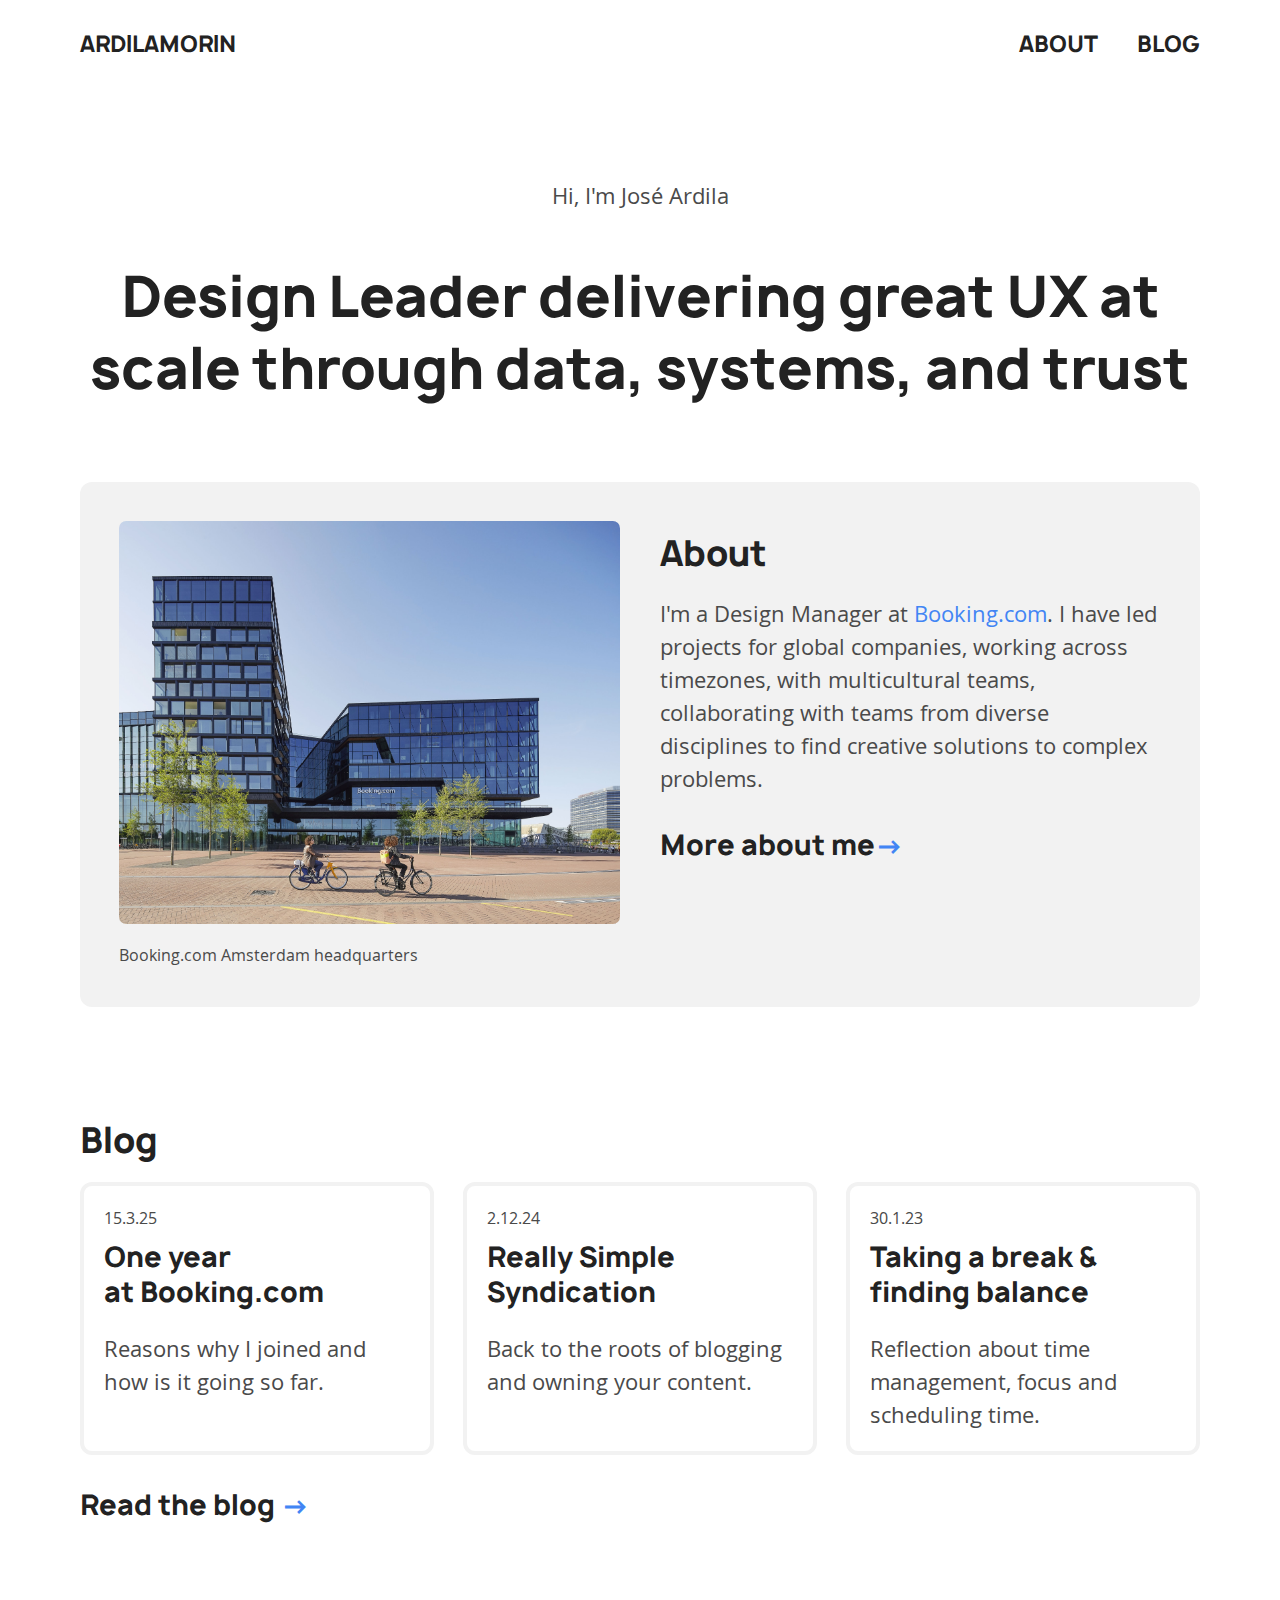
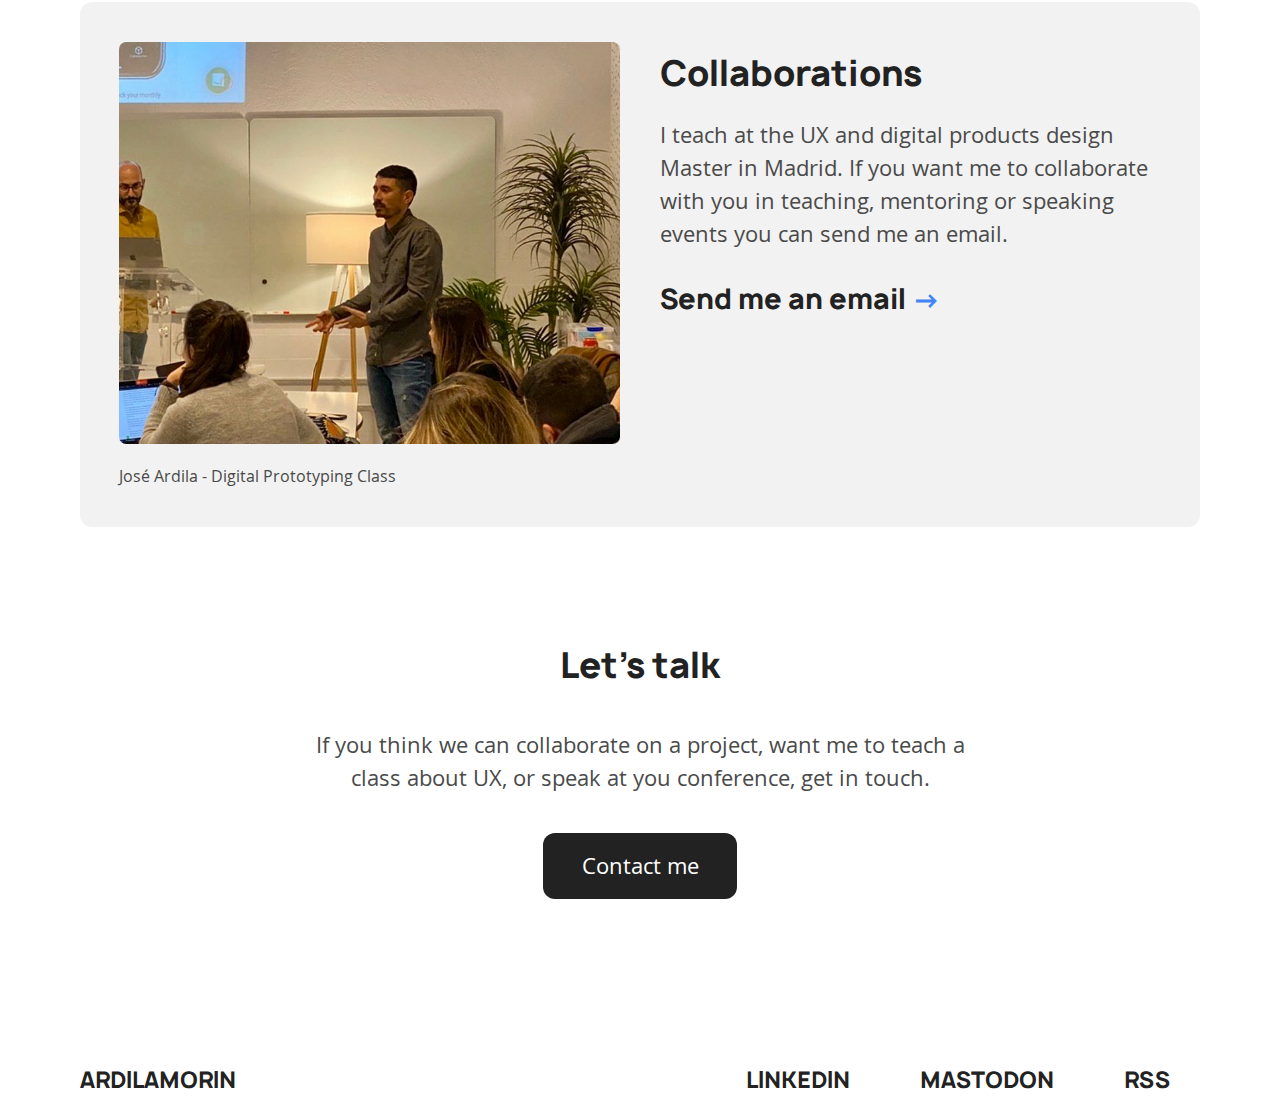
<file: OG/index.html>
<!doctype html>
<html lang="en-us">
    <head>
        <link rel="icon" type="image/png" href="images/favicon.png" />

        <title>
            Jose Daniel Ardila – Personal Blog of José Daniel Ardila Morin. UX
            Design Manager at Booking.com, previous experience at Bose,
            mediamonks and the cocktail.
        </title>

        <meta charset="utf-8" />
        <meta content="text/html; charset=utf-8" http-equiv="Content-Type" />
        <meta http-equiv="X-UA-Compatible" content="IE=edge" />
        <meta name="viewport" content="width=device-width, initial-scale=1.0" />
        <meta nlockame="twitter:card" content="summary_large_image" />

        <meta
            name="description"
            content="Personal Blog of José Daniel Ardila Morin. UX Design Manager at Booking.com, previous experience at Bose, mediamonks and the cocktail."
        />
        <meta
            property="og:description"
            content="Personal Blog of José Daniel Ardila Morin. UX Design Manager at Booking.com, previous experience at Bose, mediamonks and the cocktail."
        />

        <meta name="author" content="Jose Daniel Ardila" />

        <!--[if lt IE 9]>
            <script src="http://html5shiv.googlecode.com/svn/trunk/html5.js"></script>
        <![endif]-->

        <link rel="stylesheet" type="text/css" href="css/styles.css" />
        <link rel="stylesheet" type="text/css" href="css/manni.css" />
        <link
            rel="alternate"
            type="application/rss+xml"
            title="Jose Daniel Ardila - Personal Blog of José Daniel Ardila Morin. UX Design Manager at Booking.com, previous experience at Bose, mediamonks and the cocktail."
            href="/feed.xml"
        />

        <!-- Created with Jekyll Now - http://github.com/barryclark/jekyll-now -->
    </head>

    <body>
        <div class="page-container">
            <header class="site-header">
                <a href="index.html" class="logo"
                    >ARDILA<span class="title-color">MORIN</span></a
                >
                <nav class="nav">
                    <ul>
                        <li><a href="about.html">About</a></li>
                        <li><a href="blog.html">Blog</a></li>
                    </ul>
                </nav>
            </header>
            <!-- 			Intro  -->

            <section class="hero">
                <p>Hi, I'm José Ardila</p>
                <h1>
                    Design Leader delivering great UX at scale through data,
                    systems, and trust
                </h1>
            </section>

            <!-- About -->
            <section class="content-group">
                <div class="block-md" id="highlight">
                    <figure class="card-md">
                        <img
                            loading="lazy"
                            src="images/post-booking.jpg"
                            alt="Booking.com Amsterdam Headquarters"
                        />
                        <figcaption>
                            Booking.com Amsterdam headquarters
                        </figcaption>
                    </figure>

                    <div class="card-md">
                        <h2>About</h2>
                        <p>
                            I'm a Design Manager at
                            <a
                                href="https://www.booking.com"
                                target="_blank"
                                rel="noopener noreferrer"
                                >Booking.com</a
                            >. I have led projects for global companies, working
                            across timezones, with multicultural teams,
                            collaborating with teams from diverse disciplines to
                            find creative solutions to complex problems.
                        </p>
                        <a
                            href="about.html"
                            class="tertiary-button"
                            title="Learn nore about me"
                            >More about me<span class="cta-arrow">→</span></a
                        >
                    </div>
                </div>
            </section>

            <!-- 			Blog section -->

            <section class="content-group">
                <h2>Blog</h2>

                <div class="block-small">
                    <div class="card">
                        <a href="one-year-booking.html">
                            <p class="text-small">15.3.25</p>
                            <h3>One year at Booking.com</h3>
                            <p>
                                Reasons why I joined and how is it going so far.
                            </p>
                        </a>
                    </div>

                    <div class="card">
                        <a href="RSS.html">
                            <p class="text-small">2.12.24</p>
                            <h3>Really Simple Syndication</h3>
                            <p>
                                Back to the roots of blogging and owning your
                                content.
                            </p>
                        </a>
                    </div>

                    <div class="card">
                        <a href="taking-a-brake-and-finding-balance.html">
                            <p class="text-small">30.1.23</p>
                            <h3>Taking a break &amp; finding balance</h3>
                            <p>
                                Reflection about time management, focus and
                                scheduling time.
                            </p>
                        </a>
                    </div>
                </div>
                <a href="blog.html" class="tertiary-button"
                    >Read the blog <span class="cta-arrow">→</span></a
                >
            </section>

            <!-- Collaborations -->
            <section class="content-group">
                <div class="block-md" id="highlight">
                    <figure class="card-md">
                        <img
                            loading="lazy"
                            src="images/about_classes_new.jpg"
                            alt="Jose Ardila teaching a class at UX and digital products design master in Madrid"
                        />
                        <figcaption>
                            José Ardila - Digital Prototyping Class
                        </figcaption>
                    </figure>
                    <div class="card-md">
                        <h2>Collaborations</h2>
                        <p>
                            I teach at the UX and digital products design Master
                            in Madrid. If you want me to collaborate with you in
                            teaching, mentoring or speaking events you can send
                            me an email.
                        </p>
                        <a
                            href="mailto:info@ardilamorin.com"
                            class="tertiary-button"
                            title="Send an email to José Ardila"
                            >Send me an email
                            <span class="cta-arrow">→</span></a
                        >
                    </div>
                </div>
            </section>

            <section class="content-group">
                <div class="content-block-centered">
                    <h2>Let's talk</h2>
                    <p>
                        If you think we can collaborate on a project, want me to
                        teach a class about UX, or speak at you conference, get
                        in touch.
                    </p>
                    <a
                        href="mailto:info@ardilamorin.com"
                        class="primary-button"
                        role="button"
                        aria-pressed="false"
                        title="Send an email to José Ardila"
                        >Contact me</a
                    >
                </div>
            </section>

            <div class="footer">
                <a href="index.html"
                    >ARDILA<span class="title-color">MORIN</span></a
                >
                <div>
                    <nav>
                        <ul>
                            <li>
                                <a
                                    href="https://www.linkedin.com/in/ardilamorin/"
                                    >Linkedin</a
                                ><img
                                    class="hide"
                                    loading="lazy"
                                    src="fonts/external-link.svg"
                                    alt="arrow icon external link"
                                />
                            </li>
                            <li>
                                <a href="https://mstdn.social/@ardilamorin"
                                    >Mastodon</a
                                ><img
                                    class="hide"
                                    loading="lazy"
                                    src="fonts/external-link.svg"
                                    alt="arrow icon external link"
                                />
                            </li>
                            <li>
                                <a href="feed.xml">RSS</a
                                ><img
                                    class="hide"
                                    loading="lazy"
                                    src="fonts/external-link.svg"
                                    alt="arrow icon external link"
                                />
                            </li>
                        </ul>
                    </nav>
                </div>
            </div>

            <!-- Tinylitics -->
            <script
                src="https://tinylytics.app/embed/z6s3dgBeGHNEaoxvzckj.js?kudos=✌️"
                defer=""
            ></script>
            <!-- End Tinylitics -->
        </div>
    </body>
</html>
</file>
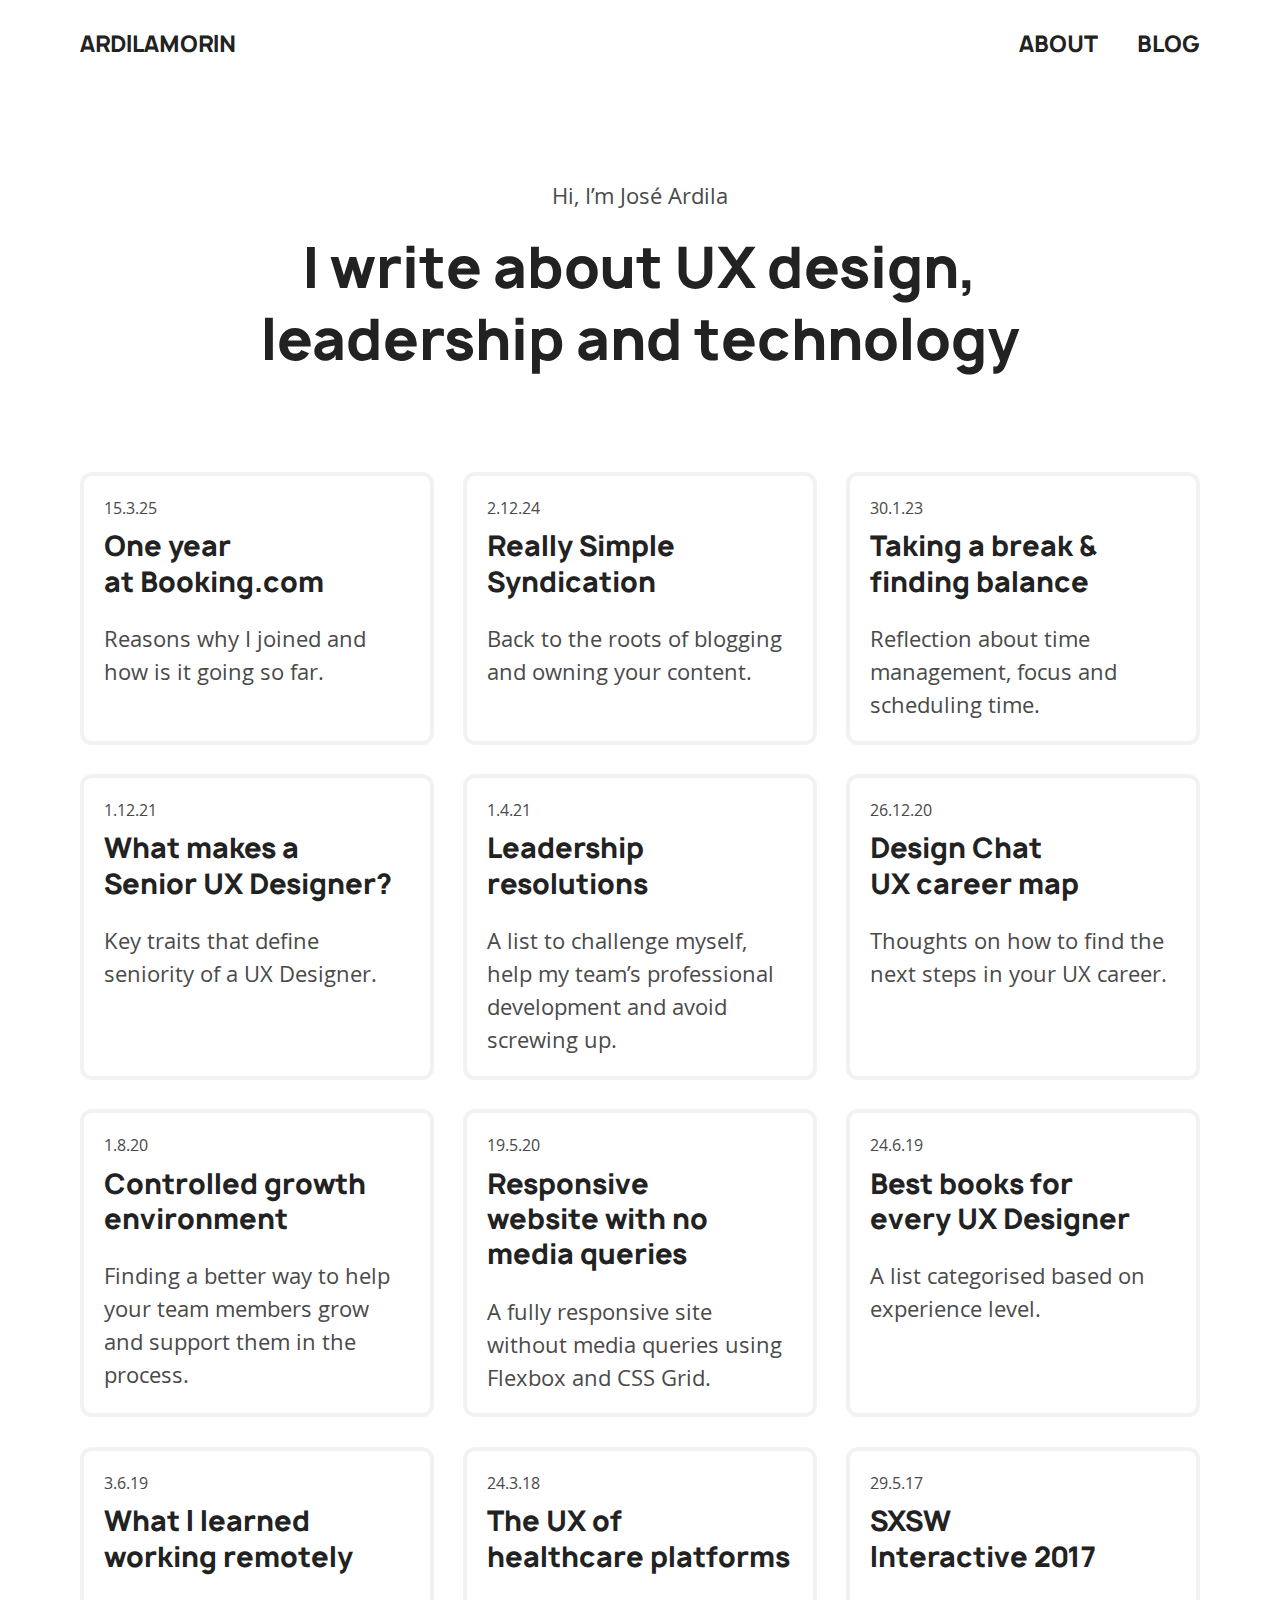
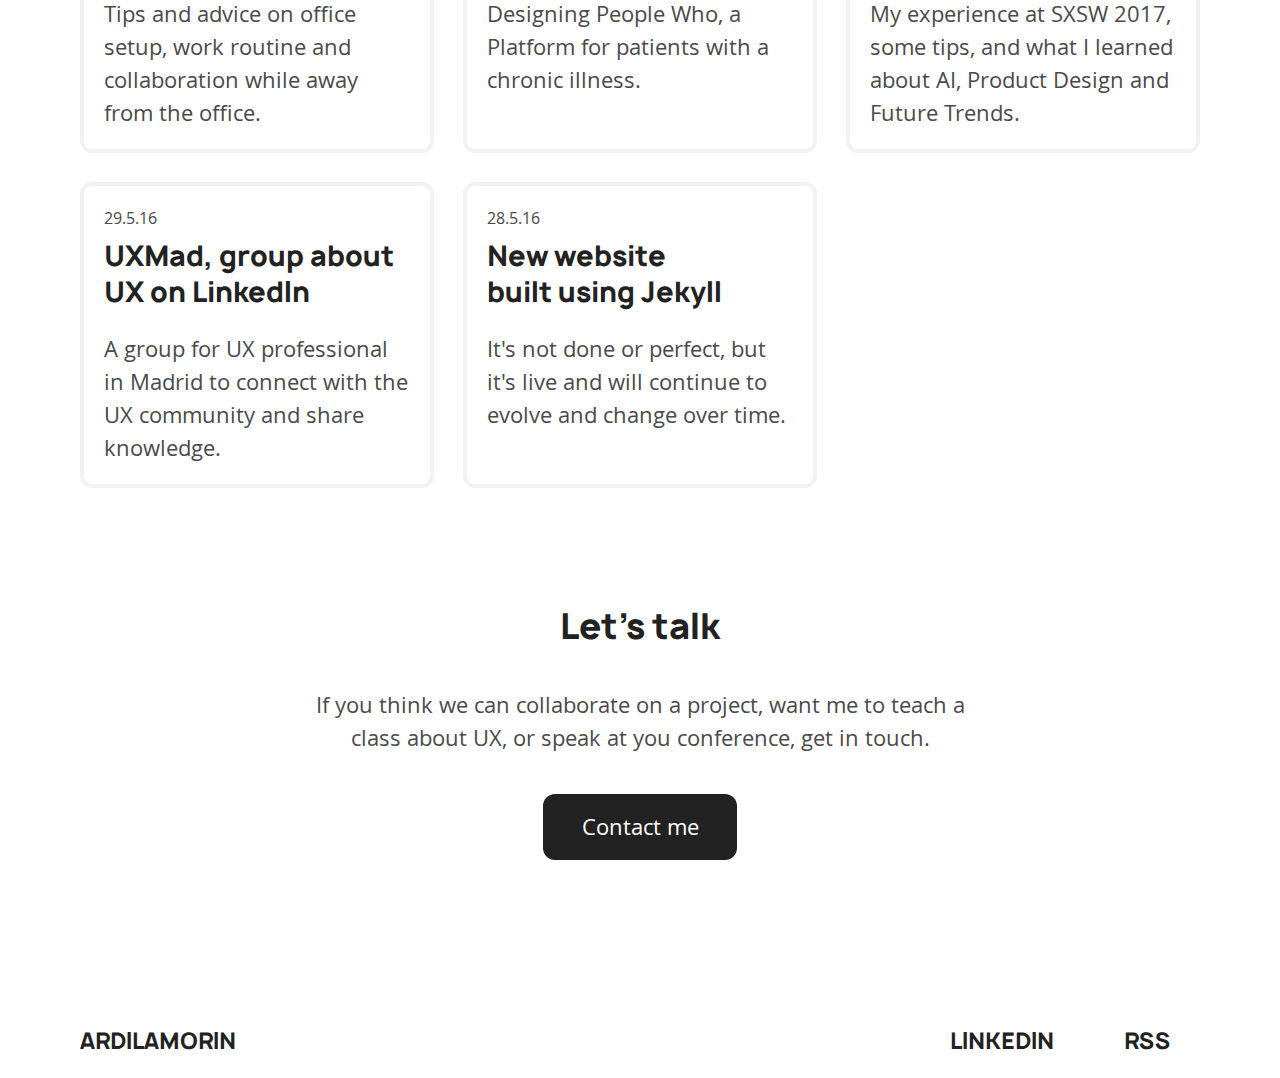
<file: OG/blog.html>
<!doctype html>
<html lang="en-us">
    <head>
        <link rel="icon" type="image/png" href="images/favicon.png" />

        <title>
            Jose Daniel Ardila – Personal Blog of José Daniel Ardila Morin. UX
            Design Manager at Booking.com, previous experience at Bose,
            mediamonks and the cocktail.
        </title>

        <meta charset="utf-8" />
        <meta content="text/html; charset=utf-8" http-equiv="Content-Type" />
        <meta http-equiv="X-UA-Compatible" content="IE=edge" />
        <meta name="viewport" content="width=device-width, initial-scale=1.0" />
        <meta name="twitter:card" content="summary_large_image" />

        <meta
            name="description"
            content="Personal Blog of José Daniel Ardila Morin. UX Design Manager at Booking.com, previous experience at Bose, mediamonks and the cocktail."
        />
        <meta
            property="og:description"
            content="Personal Blog of José Daniel Ardila Morin. UX Design Manager at Booking.com, previous experience at Bose, mediamonks and the cocktail."
        />

        <meta name="author" content="Jose Daniel Ardila" />

        <!--[if lt IE 9]>
            <script src="http://html5shiv.googlecode.com/svn/trunk/html5.js"></script>
        <![endif]-->

        <link rel="stylesheet" type="text/css" href="css/styles.css" />
        <link rel="stylesheet" type="text/css" href="css/manni.css" />
        <link
            rel="alternate"
            type="application/rss+xml"
            title="Jose Daniel Ardila - Personal Blog of José Daniel Ardila Morin. UX Design Manager at Booking.com, previous experience at Bose, mediamonks and the cocktail."
            href="/feed.xml"
        />

        <!-- Created with Jekyll Now - http://github.com/barryclark/jekyll-now -->
    </head>

    <body>
        <div class="page-container">
            <header class="site-header">
                <a href="index.html" class="logo"
                    >ARDILA<span class="title-color">MORIN</span></a
                >
                <nav class="nav">
                    <ul>
                        <li><a href="about.html">About</a></li>
                        <li><a href="blog.html">Blog</a></li>
                    </ul>
                </nav>
            </header>
            <div class="hero">
                <article class="center">
                    <p>Hi, I’m José Ardila</p>
                    <h1>I write about UX design, leadership and technology</h1>
                </article>
            </div>

            <section class="content-group">
                <div class="block-small">
                    <div class="card">
                        <a href="one-year-booking.html">
                            <p class="text-small">15.3.25</p>
                            <h3>One year at Booking.com</h3>
                            <p>
                                Reasons why I joined and how is it going so far.
                            </p>
                        </a>
                    </div>

                    <div class="card">
                        <a href="RSS.html">
                            <p class="text-small">2.12.24</p>
                            <h3>Really Simple Syndication</h3>
                            <p>
                                Back to the roots of blogging and owning your
                                content.
                            </p>
                        </a>
                    </div>

                    <div class="card">
                        <a href="taking-a-brake-and-finding-balance.html">
                            <p class="text-small">30.1.23</p>
                            <h3>Taking a break &amp; finding balance</h3>
                            <p>
                                Reflection about time management, focus and
                                scheduling time.
                            </p>
                        </a>
                    </div>

                    <div class="card">
                        <a href="what-makes-senior-ux-designer.html">
                            <p class="text-small">1.12.21</p>
                            <h3>What makes a Senior UX Designer?</h3>
                            <p>
                                Key traits that define seniority of a UX
                                Designer.
                            </p>
                        </a>
                    </div>

                    <div class="card">
                        <a href="design-leadership-resolutions.html">
                            <p class="text-small">1.4.21</p>
                            <h3>Leadership resolutions</h3>
                            <p>
                                A list to challenge myself, help my team’s
                                professional development and avoid screwing up.
                            </p>
                        </a>
                    </div>

                    <div class="card">
                        <a href="design-chat-ux-career-map.html">
                            <p class="text-small">26.12.20</p>
                            <h3>Design Chat UX career map</h3>
                            <p>
                                Thoughts on how to find the next steps in your
                                UX career.
                            </p>
                        </a>
                    </div>

                    <div class="card">
                        <a href="controlled-growth-environment.html">
                            <p class="text-small">1.8.20</p>
                            <h3>Controlled growth environment</h3>
                            <p>
                                Finding a better way to help your team members
                                grow and support them in the process.
                            </p>
                        </a>
                    </div>

                    <div class="card">
                        <a href="responsive-no-media-queries.html">
                            <p class="text-small">19.5.20</p>
                            <h3>Responsive website with no media queries</h3>
                            <p>
                                A fully responsive site without media queries
                                using Flexbox and CSS Grid.
                            </p>
                        </a>
                    </div>

                    <div class="card">
                        <a href="books-for-UX-designers.html">
                            <p class="text-small">24.6.19</p>
                            <h3>Best books for every UX Designer</h3>
                            <p>A list categorised based on experience level.</p>
                        </a>
                    </div>

                    <div class="card">
                        <a href="working-remotely.html">
                            <p class="text-small">3.6.19</p>
                            <h3>What I learned working remotely</h3>
                            <p>
                                Tips and advice on office setup, work routine
                                and collaboration while away from the office.
                            </p>
                        </a>
                    </div>

                    <div class="card">
                        <a href="ux-healthcare-designing-peoplewho.html">
                            <p class="text-small">24.3.18</p>
                            <h3>The UX of healthcare platforms</h3>
                            <p>
                                Designing People Who, a Platform for patients
                                with a chronic illness.
                            </p>
                        </a>
                    </div>

                    <div class="card">
                        <a href="SXSW-2017.html">
                            <p class="text-small">29.5.17</p>
                            <h3>SXSW Interactive 2017</h3>
                            <p>
                                My experience at SXSW 2017, some tips, and what
                                I learned about AI, Product Design and Future
                                Trends.
                            </p>
                        </a>
                    </div>

                    <div class="card">
                        <a href="ux-mad-linkedin.html">
                            <p class="text-small">29.5.16</p>
                            <h3>UXMad, group about UX on LinkedIn</h3>
                            <p>
                                A group for UX professional in Madrid to connect
                                with the UX community and share knowledge.
                            </p>
                        </a>
                    </div>

                    <div class="card">
                        <a href="new-website.html">
                            <p class="text-small">28.5.16</p>
                            <h3>New website built using Jekyll</h3>
                            <p>
                                It's not done or perfect, but it's live and will
                                continue to evolve and change over time.
                            </p>
                        </a>
                    </div>
                </div>
            </section>

            <section class="content-group">
                <div class="content-block-centered">
                    <h2>Let's talk</h2>
                    <p>
                        If you think we can collaborate on a project, want me to
                        teach a class about UX, or speak at you conference, get
                        in touch.
                    </p>
                    <a
                        href="mailto:info@ardilamorin.com"
                        class="primary-button"
                        role="button"
                        aria-pressed="false"
                        title="Send an email to José Ardila"
                        >Contact me</a
                    >
                </div>
            </section>

            <div class="footer">
                <a href="index.html"
                    >ARDILA<span class="title-color">MORIN</span></a
                >
                <div>
                    <nav>
                        <ul>
                            <li>
                                <a
                                    href="https://www.linkedin.com/in/ardilamorin/"
                                    >Linkedin</a
                                ><img
                                    class="hide"
                                    loading="lazy"
                                    src="fonts/external-link.svg"
                                    alt="arrow icon external link"
                                />
                            </li>
                            <li>
                                <a href="feed.xml">RSS</a
                                ><img
                                    class="hide"
                                    loading="lazy"
                                    src="fonts/external-link.svg"
                                    alt="arrow icon external link"
                                />
                            </li>
                        </ul>
                    </nav>
                </div>
            </div>

            <!-- Tinylitics -->
            <script
                src="https://tinylytics.app/embed/z6s3dgBeGHNEaoxvzckj.js?kudos=✌️"
                defer=""
            ></script>
            <!-- End Tinylitics -->
        </div>
    </body>
</html>
</file>
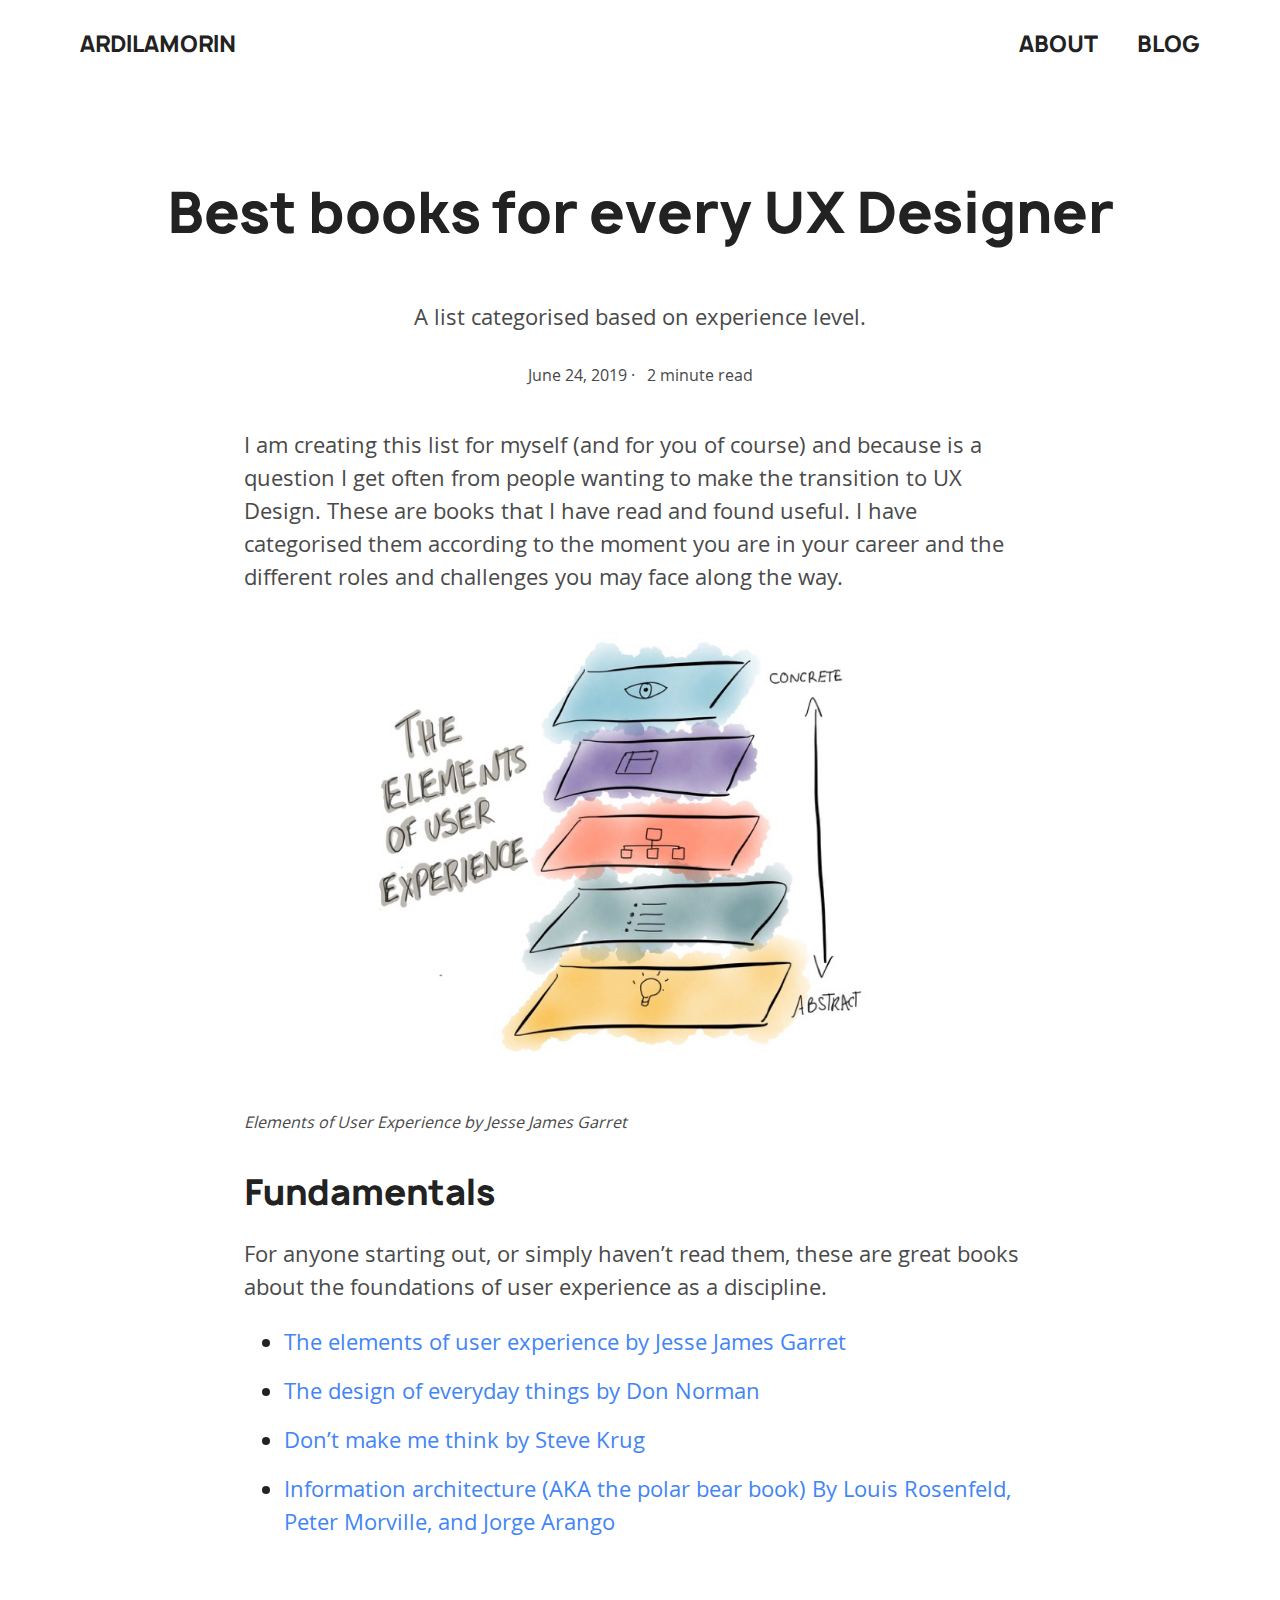
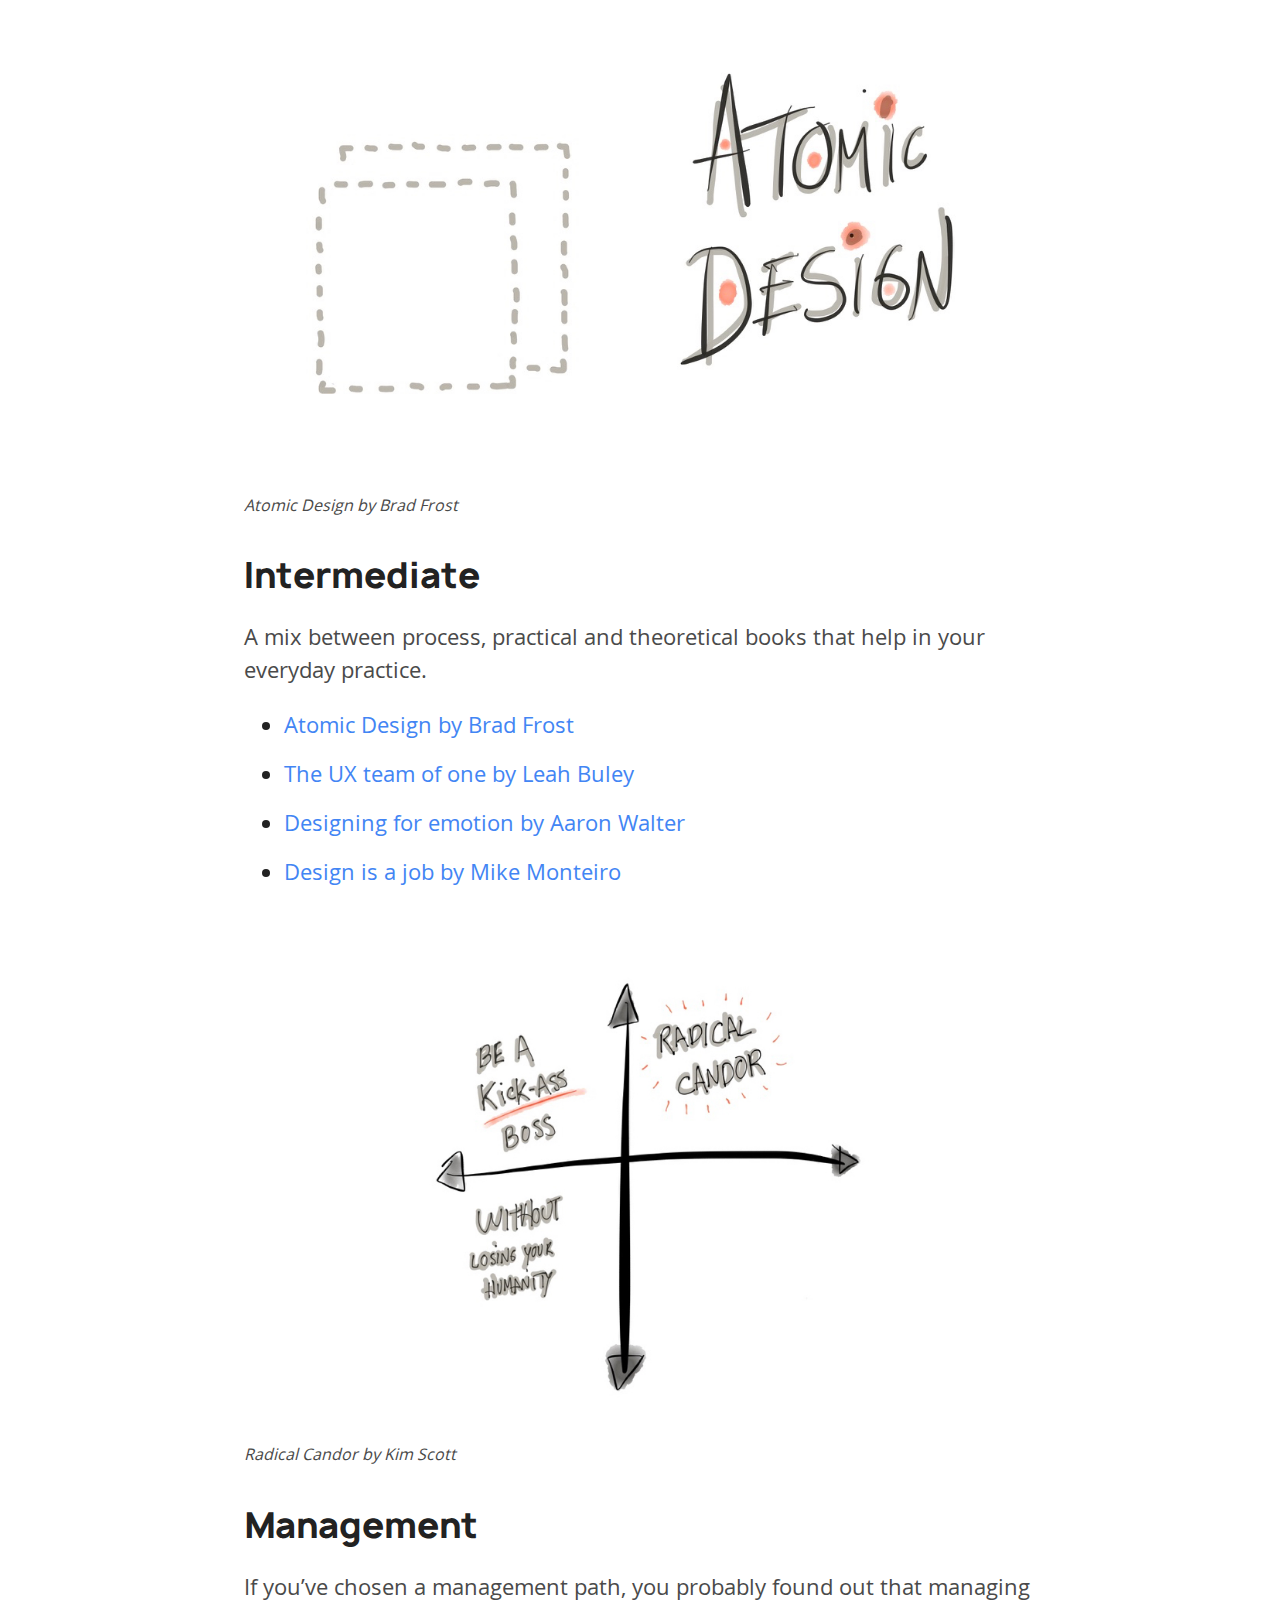
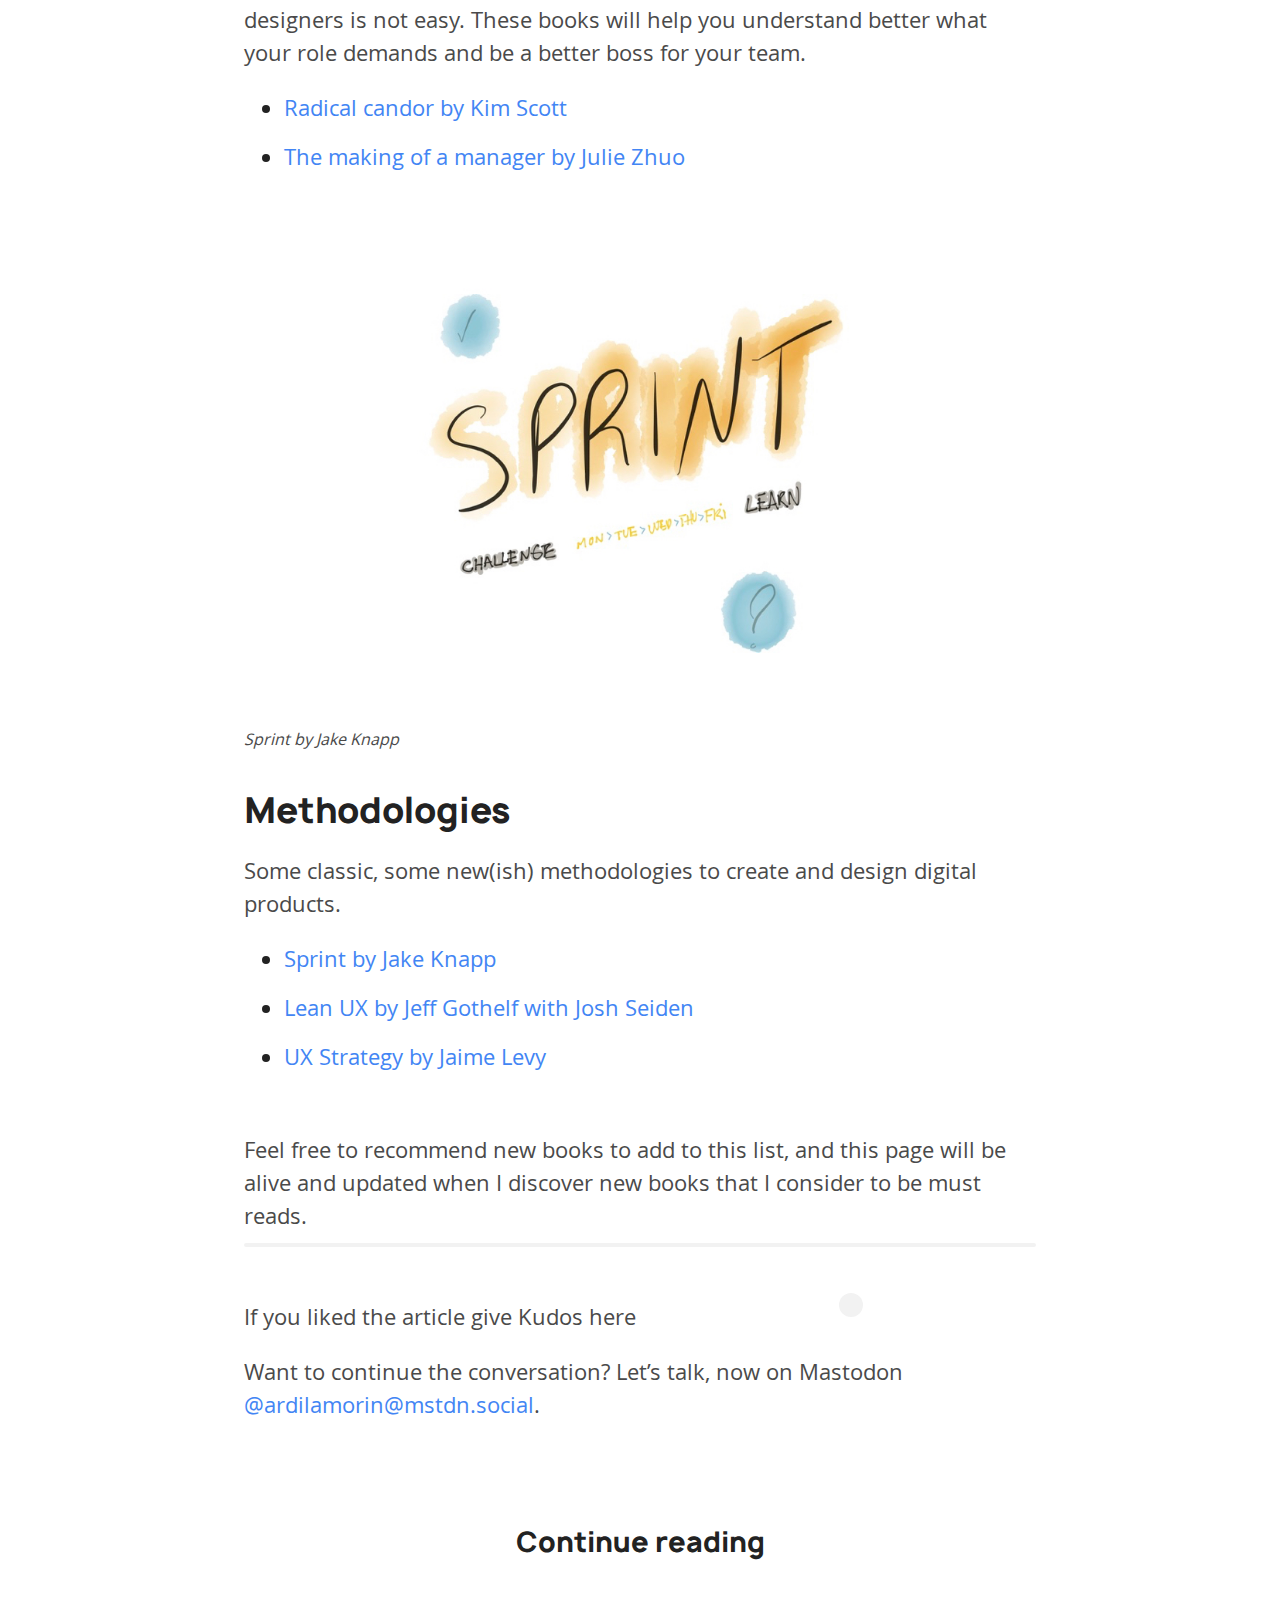
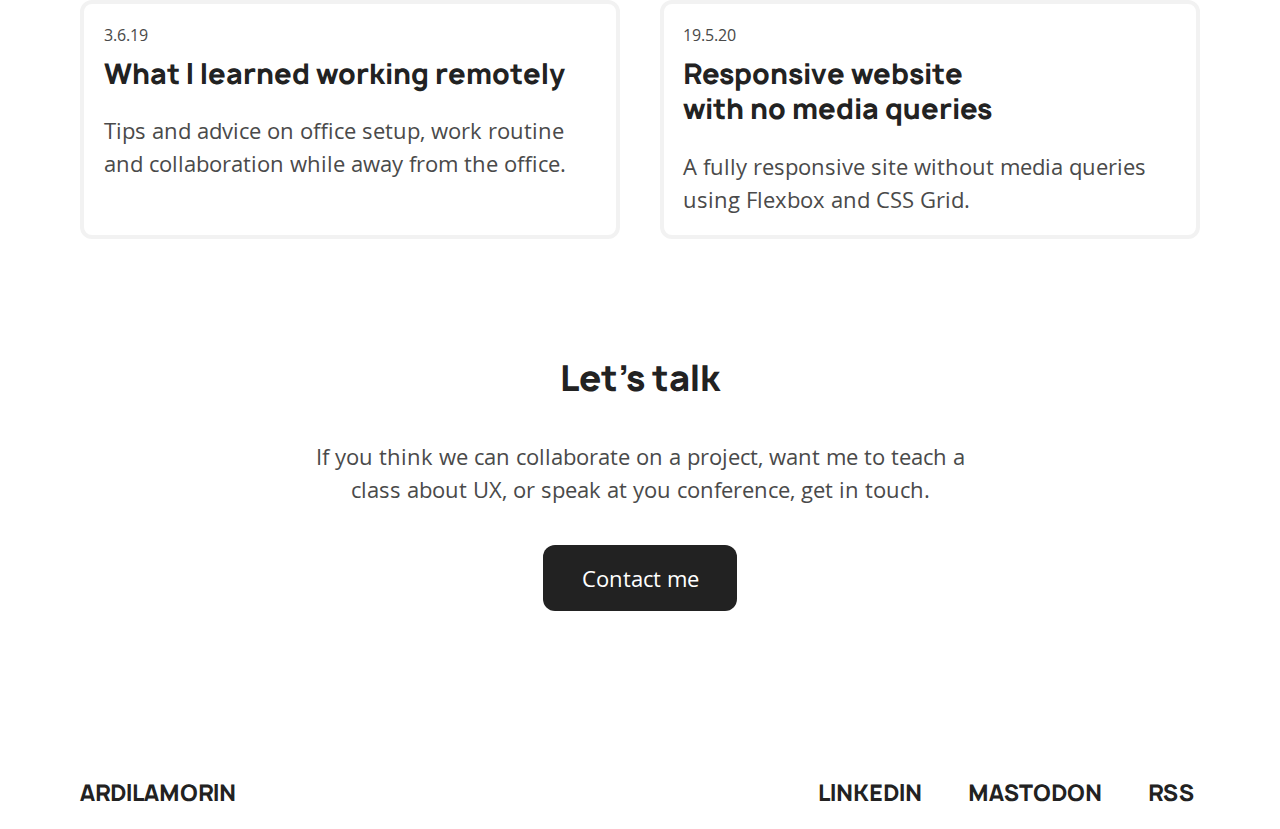
<file: OG/books-for-UX-designers.html>
<!DOCTYPE html><html lang="en-us"><head>
  <link rel="icon" type="image/png" href="images/favicon.png">

    <title>Best books for every UX Designer | Jose Daniel Ardila – Personal Blog of José Daniel Ardila Morin. UX Design Manager at Booking.com, previous experience at Bose, mediamonks and the cocktail.</title>

        <meta charset="utf-8">
    <meta content="text/html; charset=utf-8" http-equiv="Content-Type">
    <meta http-equiv="X-UA-Compatible" content="IE=edge">
    <meta name="viewport" content="width=device-width, initial-scale=1.0">
    <meta name="twitter:card" content="summary_large_image">
    
    <meta name="description" content="A list categorised based on experience level.">
    <meta property="og:description" content="A list categorised based on experience level.">
    
    <meta name="author" content="Jose Daniel Ardila">

    
    <meta property="og:title" content="Best books for every UX Designer">
    <meta property="twitter:title" content="Best books for every UX Designer">
    

    
    <meta name="image" content="/images/books-sprint.jpg">
    <meta property="og:image" content="images/books-sprint.jpg">
    


    <!--[if lt IE 9]>
      <script src="http://html5shiv.googlecode.com/svn/trunk/html5.js"></script>
    <![endif]-->

    <link rel="stylesheet" type="text/css" href="css/styles.css">
    <link rel="stylesheet" type="text/css" href="css/manni.css">
    <link rel="alternate" type="application/rss+xml" title="Jose Daniel Ardila - Personal Blog of José Daniel Ardila Morin. UX Design Manager at Booking.com, previous experience at Bose, mediamonks and the cocktail." href="/feed.xml">

    <!-- Created with Jekyll Now - http://github.com/barryclark/jekyll-now -->
  </head>

  <body>
    
    <div class="page-container">
      <header class="site-header">
        <a href="index.html" class="logo">ARDILA<span class="title-color">MORIN</span></a>
        <nav class="nav">
          <ul>
            <li><a href="about.html">About</a></li>
            <li><a href="blog.html">Blog</a></li>
          </ul>
        </nav>
      </header>
        <section class="hero margin-sm">
    <h1>Best books for every UX Designer</h1>
    <p class="excerpt">A list categorised based on experience level.</p>
    <p class="text-small">
      June 24, 2019 ·
      

<i style="padding-right: 8px;"></i>2 minute read

    </p>
</section>

<article class="post">
	
    <div class="content-group">
	    
			<div class="entry">
	        <p>I am creating this list for myself (and for you of course) and because is a question I get often from people wanting to make the transition to UX Design. These are books that I have read and found useful. I have categorised them according to the moment you are in your career and the different roles and challenges you may face along the way.</p>

<p><img src="images/books-elements-user-experience.jpg" alt="Elements of User Experience Book"><em>Elements of User Experience by Jesse James Garret</em></p>

<h2 id="fundamentals">Fundamentals</h2>
<p>For anyone starting out, or simply haven’t read them, these are great books about the foundations of user experience as a discipline.</p>

<ul>
  <li><a href="http://www.jjg.net/elements/pdf/elements_ch02.pdf" title="The elements of user experience by Jesse James Garret" target="_blank">The elements of user experience by Jesse James Garret</a></li>
  <li><a href="https://jnd.org/the-design-of-everyday-things-revised-and-expanded-edition/" title="The Design of Everyday Things, Revised and Expanded Edition" target="_blank">The design of everyday things by Don Norman</a></li>
  <li><a href="http://sensible.com/dmmt.html" title="Don’t make me think by Steve Krug" target="_blank">Don’t make me think by Steve Krug</a></li>
  <li><a href="https://jarango.com/books/" title="Information architecture (AKA the polar bear book) By Louis Rosenfeld, Peter Morville, and Jorge Arango" target="_blank">Information architecture (AKA the polar bear book) By Louis Rosenfeld, Peter Morville, and Jorge Arango</a></li>
</ul>

<p><img src="images/books-atomic-design.jpg" alt="Atomic Design Book"><em>Atomic Design by Brad Frost</em></p>

<h2 id="intermediate">Intermediate</h2>
<p>A mix between process, practical and theoretical books that help in your everyday practice.</p>

<ul>
  <li><a href="http://atomicdesign.bradfrost.com" target="_blank">Atomic Design by Brad Frost</a></li>
  <li><a href="http://leahbuley.com/" title="The UX team of one by Leah Buley" target="_blank">The UX team of one by Leah Buley</a></li>
  <li><a href="https://abookapart.com/products/designing-for-emotion" title="Designing for emotion by Aaron Walter" target="_blank">Designing for emotion by Aaron Walter</a></li>
  <li><a href="https://abookapart.com/products/design-is-a-job" title="Design is a job by Mike Monteiro" target="_blank">Design is a job by Mike Monteiro</a></li>
</ul>

<p><img src="images/books-radical-candor.jpg" alt="Radical Candor by Kim Scott"><em>Radical Candor by Kim Scott</em></p>

<h2 id="management">Management</h2>
<p>If you’ve chosen a management path, you probably found out that managing designers is not easy. These books will help you understand better what your role demands and be a better boss for your team.</p>

<ul>
  <li><a href="https://www.radicalcandor.com/" title="Radical candor by Kim Scott" target="_blank">Radical candor by Kim Scott</a></li>
  <li><a href="http://www.juliezhuo.com/book/manager.html" title="The making of a manager by Julie Zhuo" target="_blank">The making of a manager by Julie Zhuo</a></li>
</ul>

<p><img src="images/books-sprint.jpg" alt="Sprint by Jake Knapp"><em>Sprint by Jake Knapp</em></p>

<h2 id="methodologies">Methodologies</h2>
<p>Some classic, some new(ish) methodologies to create and design digital products.</p>

<ul>
  <li><a href="https://www.thesprintbook.com/" title="Sprint by Jake Knapp" target="_blank">Sprint by Jake Knapp</a></li>
  <li><a href="https://www.jeffgothelf.com/books/#LIBROS-PAGE" title="Lean UX by Jeff Gothelf with Josh Seiden" target="_blank">Lean UX by Jeff Gothelf with Josh Seiden</a></li>
  <li><a href="https://jaimelevy.com/ux-strategy-book/" title="UX Strategy by Jaime Levy" target="_blank">UX Strategy by Jaime Levy</a></li>
</ul>

<p>Feel free to recommend new books to add to this list, and this page will be alive and updated when I discover new books that I consider to be must reads.</p>

	      <hr> 
	     			<aside>				
				      	<div class="kudos">
			      <p class="kudos_text">If you liked the article give Kudos here</p><button class="tinylytics_kudos"></button>
			      </div>
							<p>Want to continue the conversation? Let’s talk, now on Mastodon <a href="https://mstdn.social/@ardilamorin" target="_blank" rel="noopener noreferrer">@ardilamorin@mstdn.social</a>. 
				      </p>      
				</aside>        
	  </div>  
</div></article>
<div class="content-group">
				<h3 class="group-title">Continue reading</h3>
	    <div class="block-md">
	      <!--  -->
		      <div class="card">
		        <a href="working-remotely.html">
		        <p class="text-small">3.6.19</p>
		        <h3>What I learned working remotely</h3>
		        <p>Tips and advice on office setup, work routine and collaboration while away from the office.</p>
		        </a>
		      </div>
	     <!--  
	       -->
		      <div class="card">
		        <a href="responsive-no-media-queries.html">
		        <p class="text-small">19.5.20</p>
		        <h3>Responsive website with no media queries</h3>
		        <p>A fully responsive site without media queries using Flexbox and CSS Grid.</p>
		        </a>
		      </div>
	<!--        -->
	    	</div>
	</div>

				
          <section class="content-group">
					<div class="content-block-centered"> 
							<h2>Let's talk</h2>
              <p>If you think we can collaborate on a project, want me to teach a class about UX, or speak at you conference, get in touch.</p>
								<a href="mailto:info@ardilamorin.com" class="primary-button" role="button" aria-pressed="false" title="Send an email to José Ardila">Contact me</a>		
					</div>
				</section>
			
				<div class="footer">
          	<a href="index.html">ARDILA<span class="title-color">MORIN</span></a>
          <div>
						<nav>
		          <ul>
		            <li> <a href="https://www.linkedin.com/in/ardilamorin/">Linkedin</a><img class="hide" loading="lazy" src="fonts/external-link.svg" alt="arrow icon external link"></li>
		            <li><a href="https://mstdn.social/@ardilamorin">Mastodon</a><img class="hide" loading="lazy" src="fonts/external-link.svg" alt="arrow icon external link"></li>
		            <li><a href="feed.xml">RSS</a><img class="hide" loading="lazy" src="fonts/external-link.svg" alt="arrow icon external link"></li>
		          </ul>
	        	</nav>
          </div>
        </div>		
    

	<!-- Tinylitics -->
	<script src="https://tinylytics.app/embed/z6s3dgBeGHNEaoxvzckj.js?kudos=✌️" defer=""></script>
	<!-- End Tinylitics -->
	


  

</div></body></html>
</file>
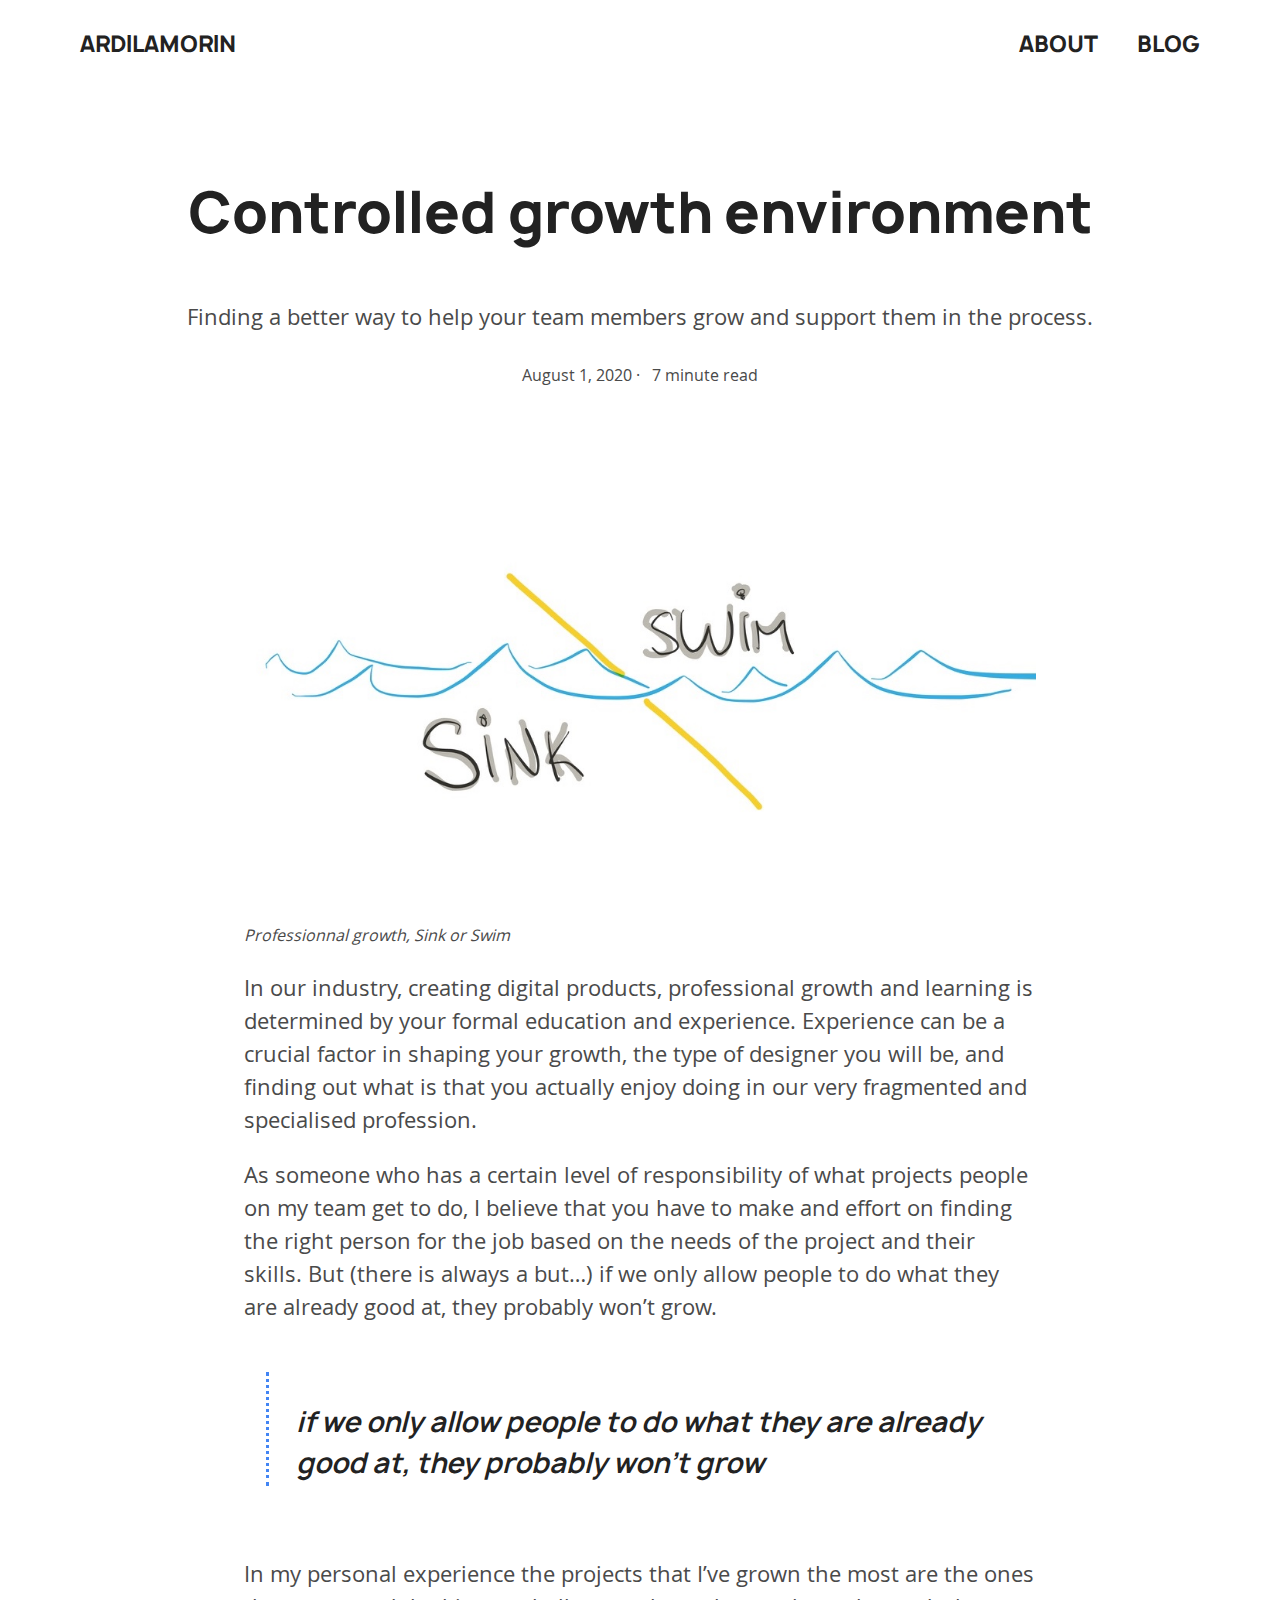
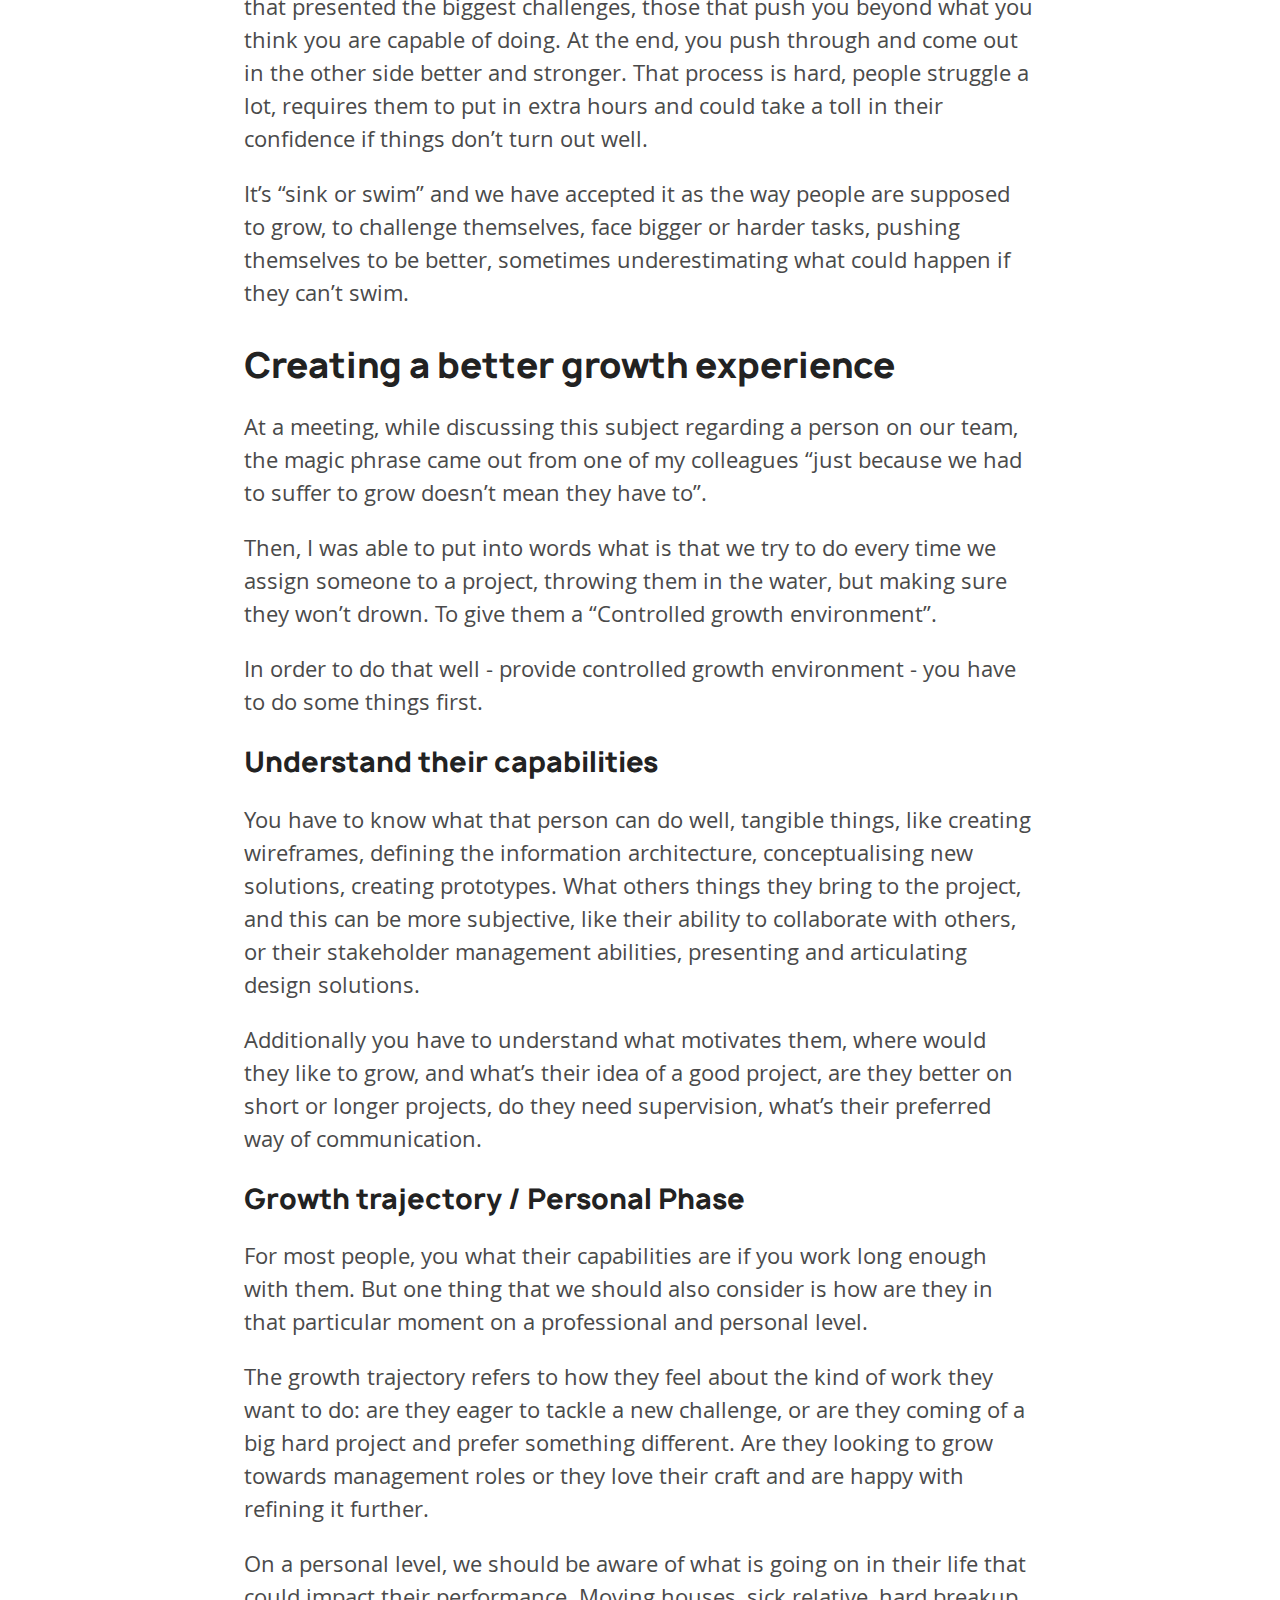
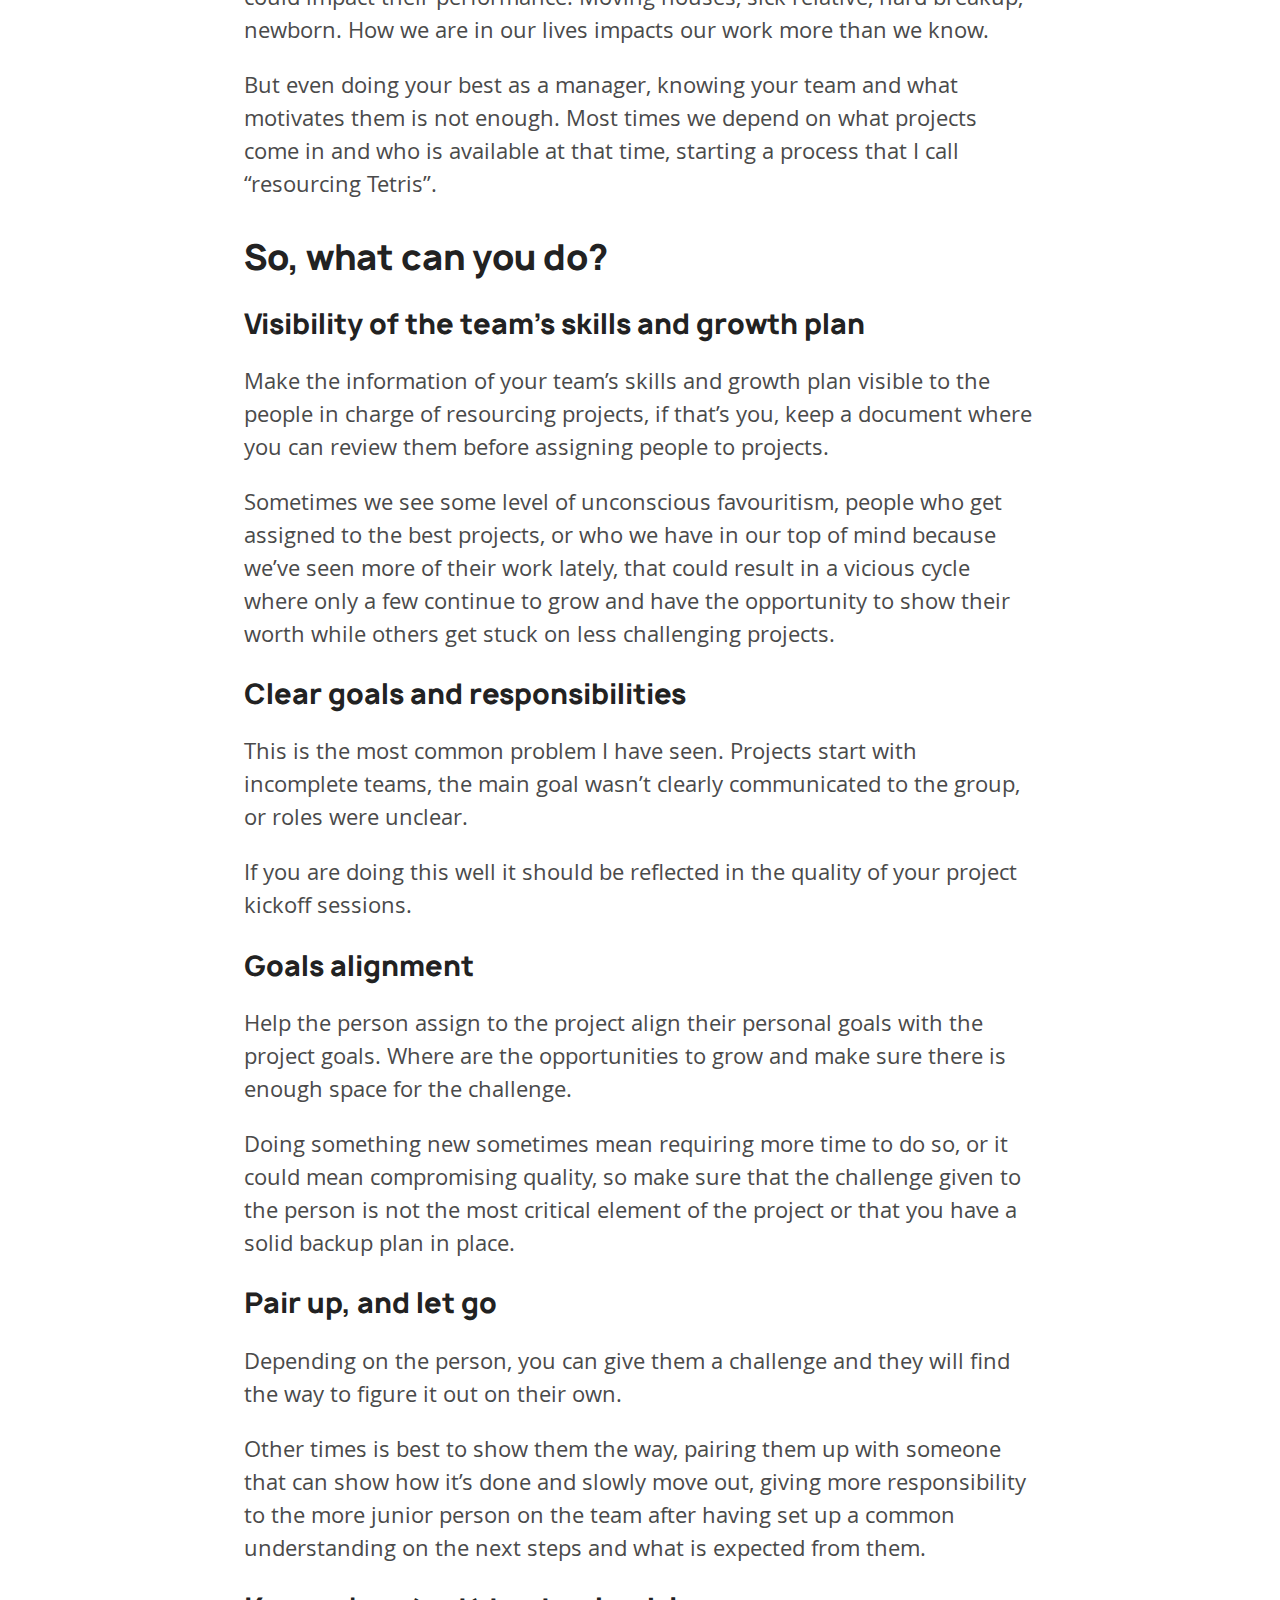
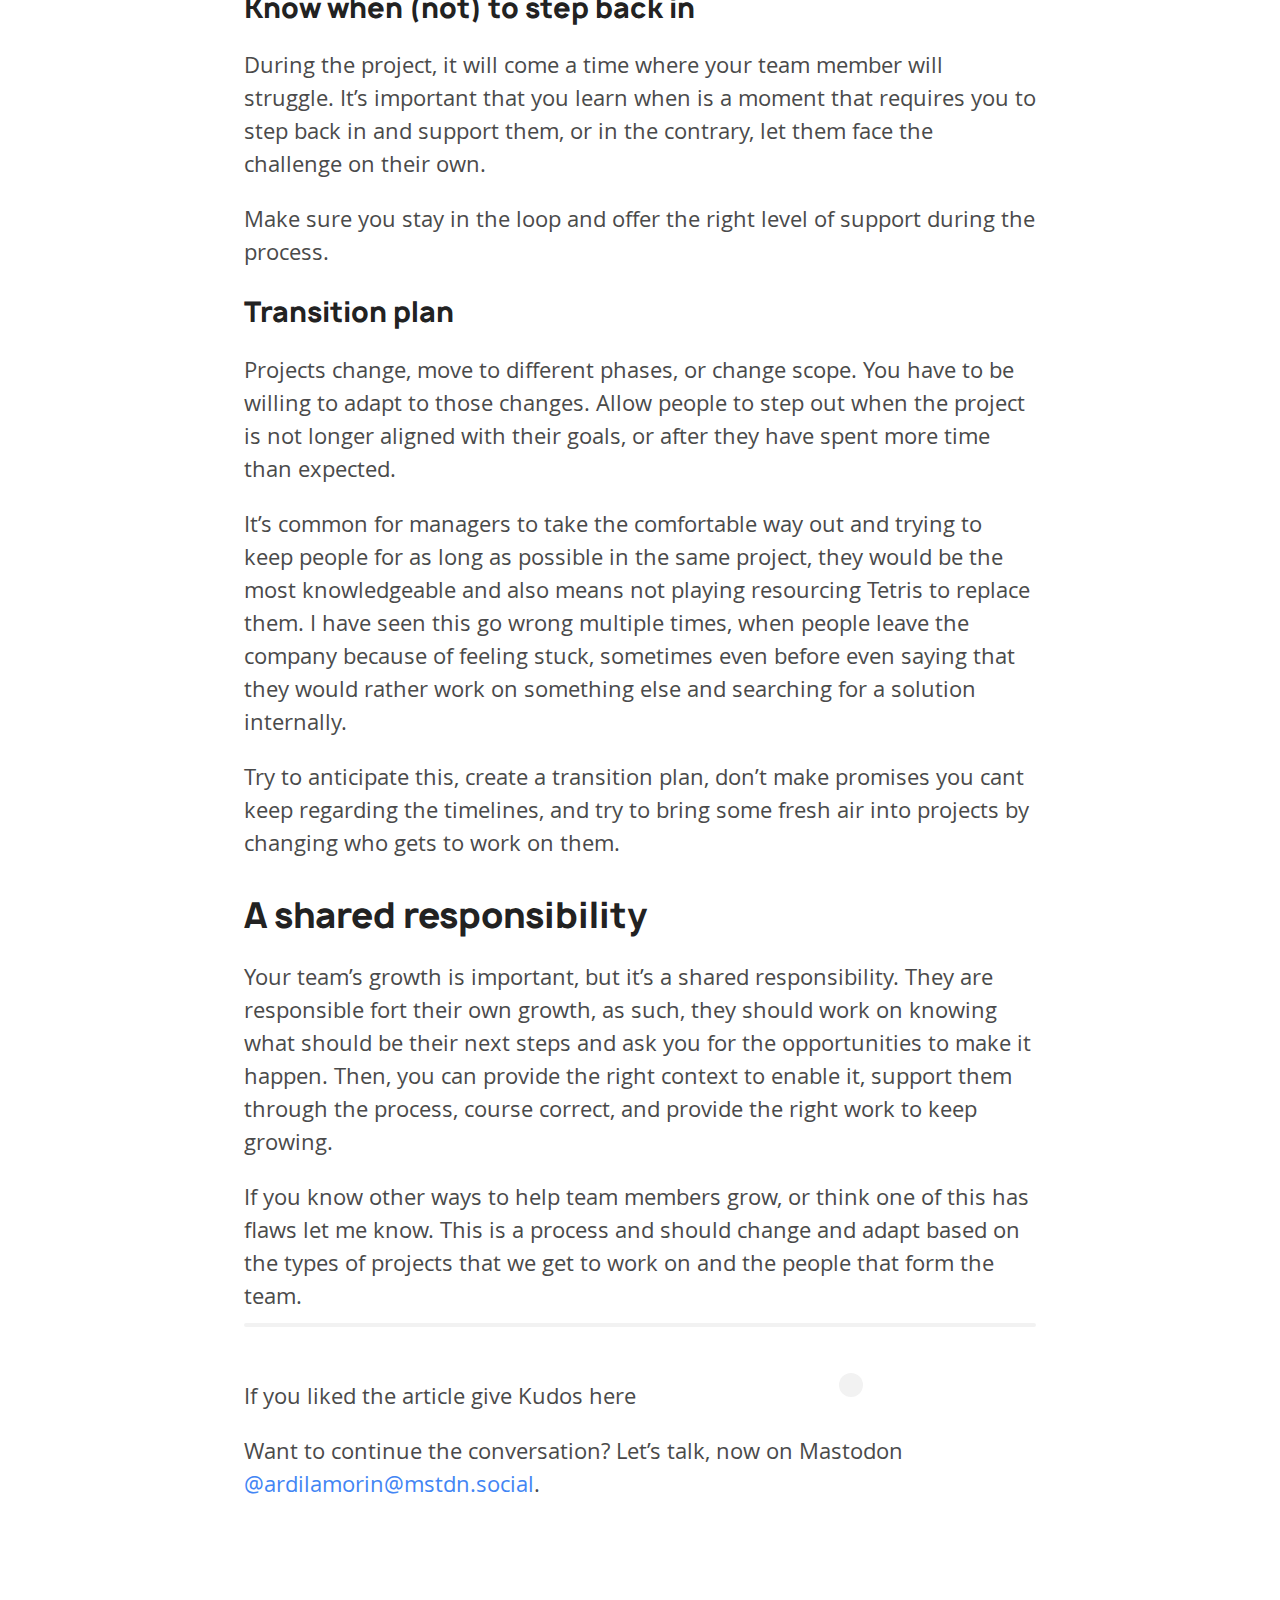
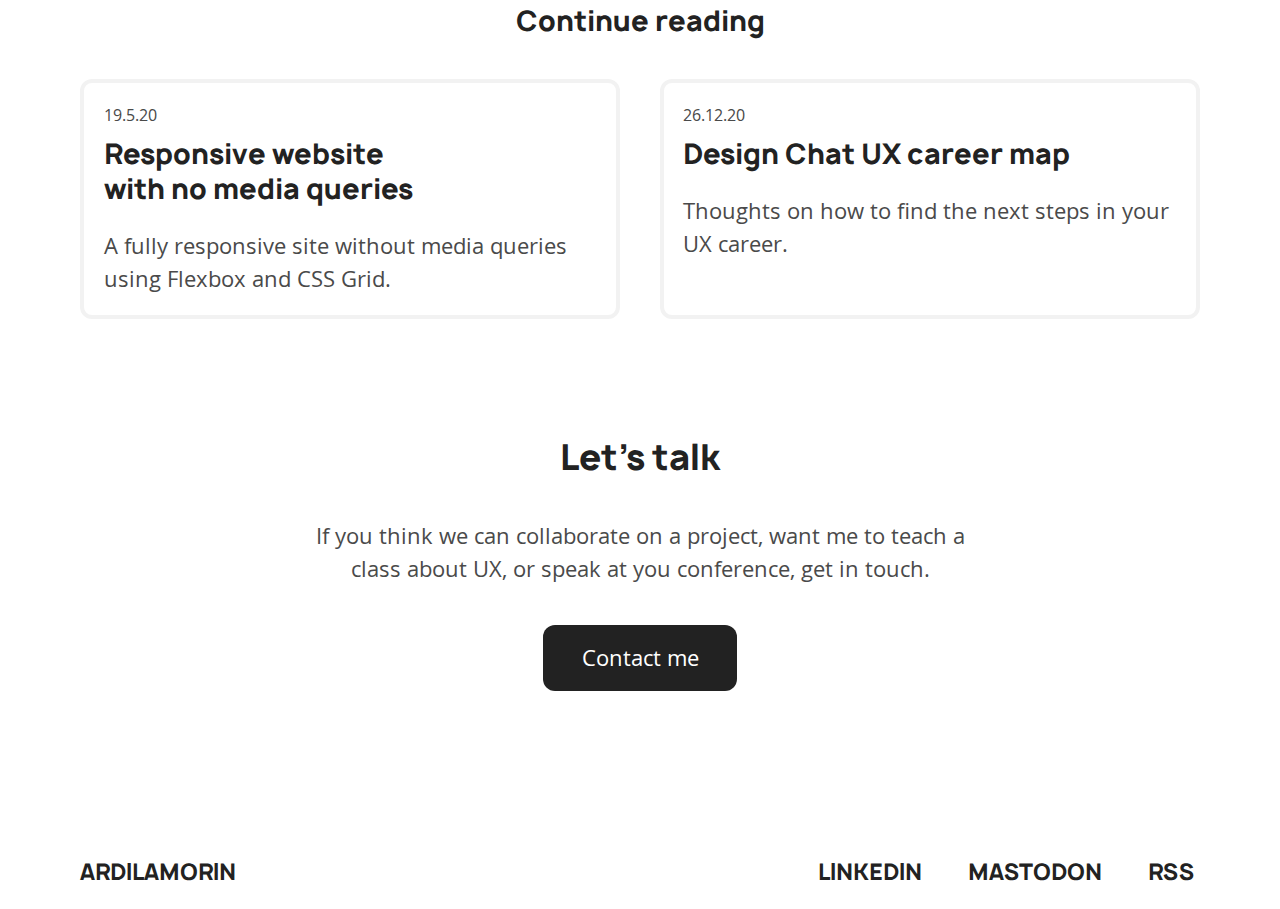
<file: OG/controlled-growth-environment.html>
<!DOCTYPE html><html lang="en-us"><head>
  <link rel="icon" type="image/png" href="images/favicon.png">

    <title>Controlled growth environment | Jose Daniel Ardila – Personal Blog of José Daniel Ardila Morin. UX Design Manager at Booking.com, previous experience at Bose, mediamonks and the cocktail.</title>

        <meta charset="utf-8">
    <meta content="text/html; charset=utf-8" http-equiv="Content-Type">
    <meta http-equiv="X-UA-Compatible" content="IE=edge">
    <meta name="viewport" content="width=device-width, initial-scale=1.0">
    <meta name="twitter:card" content="summary_large_image">
    
    <meta name="description" content="Finding a better way to help your team members grow and support them in the process.">
    <meta property="og:description" content="Finding a better way to help your team members grow and support them in the process.">
    
    <meta name="author" content="Jose Daniel Ardila">

    
    <meta property="og:title" content="Controlled growth environment">
    <meta property="twitter:title" content="Controlled growth environment">
    

    
    <meta name="image" content="/images/post-sink-swim.jpg">
    <meta property="og:image" content="images/post-sink-swim.jpg">
    


    <!--[if lt IE 9]>
      <script src="http://html5shiv.googlecode.com/svn/trunk/html5.js"></script>
    <![endif]-->

    <link rel="stylesheet" type="text/css" href="css/styles.css">
    <link rel="stylesheet" type="text/css" href="css/manni.css">
    <link rel="alternate" type="application/rss+xml" title="Jose Daniel Ardila - Personal Blog of José Daniel Ardila Morin. UX Design Manager at Booking.com, previous experience at Bose, mediamonks and the cocktail." href="/feed.xml">

    <!-- Created with Jekyll Now - http://github.com/barryclark/jekyll-now -->
  </head>

  <body>
    
    <div class="page-container">
      <header class="site-header">
        <a href="index.html" class="logo">ARDILA<span class="title-color">MORIN</span></a>
        <nav class="nav">
          <ul>
            <li><a href="about.html">About</a></li>
            <li><a href="blog.html">Blog</a></li>
          </ul>
        </nav>
      </header>
        <section class="hero margin-sm">
    <h1>Controlled growth environment</h1>
    <p class="excerpt">Finding a better way to help your team members grow and support them in the process.</p>
    <p class="text-small">
      August  1, 2020 ·
      

<i style="padding-right: 8px;"></i>7 minute read

    </p>
</section>

<article class="post">
	
    <div class="content-group">
	    
			<div class="entry">
	        <p><img src="images/post-sink-swim.jpg" alt="Visual explorations for the new  website"><em>Professionnal growth, Sink or Swim</em></p>

<p>In our industry, creating digital products, professional growth and learning is determined by your formal education and experience. Experience can be a crucial factor in shaping your growth, the type of designer you will be, and finding out what is that you actually enjoy doing in our very fragmented and specialised profession.</p>

<p>As someone who has a certain level of responsibility of what projects people on my team get to do, I believe that you have to make and effort on finding the right person for the job based on the needs of the project and their skills. But (there is always a but…) if we only allow people to do what they are already good at, they probably won’t grow.</p>

<blockquote>
  <p>if we only allow people to do what they are already good at, they probably won’t grow</p>
</blockquote>

<p>In my personal experience the projects that I’ve grown the most are the ones that presented the biggest challenges, those that push you beyond what you think you are capable of doing. At the end, you push through and come out in the other side better and stronger. That process is hard, people struggle a lot, requires them to put in extra hours and could take a toll in their confidence if things don’t turn out well.</p>

<p>It’s “sink or swim” and we have accepted it as the way people are supposed to grow, to challenge themselves, face bigger or harder tasks, pushing themselves to be better, sometimes underestimating what could happen if they can’t swim.</p>

<h2 id="creating-a-better-growth-experience">Creating a better growth experience</h2>
<p>At a meeting, while discussing this subject regarding a person on our team, the magic phrase came out from one of my colleagues “just because we had to suffer to grow doesn’t mean they have to”.</p>

<p>Then, I was able to put into words what is that we try to do every time we assign someone to a project, throwing them in the water, but making sure they won’t drown. To give them a “Controlled growth environment”.</p>

<p>In order to do that well - provide controlled growth environment - you have to do some things first.</p>

<h3 id="understand-their-capabilities">Understand their capabilities</h3>
<p>You have to know what that person can do well, tangible things, like creating wireframes, defining the information architecture, conceptualising new solutions, creating prototypes. What others things they bring to the project, and this can be more subjective, like their ability to collaborate with others, or their stakeholder management abilities, presenting and articulating design solutions.</p>

<p>Additionally you have to understand what motivates them, where would they like to grow, and what’s their idea of a good project, are they better on short or longer projects, do they need supervision, what’s their preferred way of communication.</p>

<h3 id="growth-trajectory--personal-phase">Growth trajectory / Personal Phase</h3>
<p>For most people, you what their capabilities are if you work long enough with them. But one thing that we should also consider is how are they in that particular moment on a professional and personal level.</p>

<p>The growth trajectory refers to how they feel about the kind of work they want to do: are they eager to tackle a new challenge, or are they coming of a big hard project and prefer something different. Are they looking to grow towards management roles or they love their craft and are happy with refining it further.</p>

<p>On a personal level, we should be aware of what is going on in their life that could impact their performance. Moving houses, sick relative, hard breakup, newborn. How we are in our lives impacts our work more than we know.</p>

<p>But even doing your best as a manager, knowing your team and what motivates them is not enough. Most times we depend on what projects come in and who is available at that time, starting a process that I call “resourcing Tetris”.</p>

<h2 id="so-what-can-you-do">So, what can you do?</h2>

<h3 id="visibility-of-the-teams-skills-and-growth-plan">Visibility of the team’s skills and growth plan</h3>
<p>Make the information of your team’s skills and growth plan visible to the people in charge of resourcing projects, if that’s you, keep a document where you can review them before assigning people to projects.</p>

<p>Sometimes we see some level of unconscious favouritism, people who get assigned to the best projects, or who we have in our top of mind because we’ve seen more of their work lately, that could result in a vicious cycle where only a few continue to grow and have the opportunity to show their worth while others get stuck on less challenging projects.</p>

<h3 id="clear-goals-and-responsibilities">Clear goals and responsibilities</h3>
<p>This is the most common problem I have seen. Projects start with incomplete teams, the main goal wasn’t clearly communicated to the group, or roles were unclear.</p>

<p>If you are doing this well it should be reflected in the quality of your project kickoff sessions.</p>

<h3 id="goals-alignment">Goals alignment</h3>
<p>Help the person assign to the project align their personal goals with the project goals. Where are the opportunities to grow and make sure there is enough space for the challenge.</p>

<p>Doing something new sometimes mean requiring more time to do so, or it could mean compromising quality, so make sure that the challenge given to the person is not the most critical element of the project or that you have a solid backup plan in place.</p>

<h3 id="pair-up-and-let-go">Pair up, and let go</h3>
<p>Depending on the person, you can give them a challenge and they will find the way to figure it out on their own.</p>

<p>Other times is best to show them the way, pairing them up with someone that can show how it’s done and slowly move out, giving more responsibility to the more junior person on the team after having set up a common understanding on the next steps and what is expected from them.</p>

<h3 id="know-when-not-to-step-back-in">Know when (not) to step back in</h3>
<p>During the project, it will come a time where your team member will struggle. It’s important that you learn when is a moment that requires you to step back in and support them, or in the contrary, let them face the challenge on their own.</p>

<p>Make sure you stay in the loop and offer the right level of support during the process.</p>

<h3 id="transition-plan">Transition plan</h3>
<p>Projects change, move to different phases, or change scope. You have to be willing to adapt to those changes. Allow people to step out when the project is not longer aligned with their goals, or after they have spent more time than expected.</p>

<p>It’s common for managers to take the comfortable way out and trying to keep people for as long as possible in the same project, they would be the most knowledgeable and also means not playing resourcing Tetris to replace them. I have seen this go wrong multiple times, when people leave the company because of feeling stuck, sometimes even before even saying that they would rather work on something else and searching for a solution internally.</p>

<p>Try to anticipate this, create a transition plan, don’t make promises you cant keep regarding the timelines, and try to bring some fresh air into projects by changing who gets to work on them.</p>

<h2 id="a-shared-responsibility">A shared responsibility</h2>
<p>Your team’s growth is important, but it’s a shared responsibility. They are responsible fort their own growth,  as such, they should work on knowing what should be their next steps and ask you for the opportunities to make it happen. Then, you can provide the right context to enable it, support them through the process, course correct, and provide the right work to keep growing.</p>

<p>If you know other ways to help team members grow, or think one of this has flaws let me know. This is a process and should change and adapt based on the types of projects that we get to work on and the people that form the team.</p>

	      <hr> 
	     			<aside>				
				      	<div class="kudos">
			      <p class="kudos_text">If you liked the article give Kudos here</p><button class="tinylytics_kudos"></button>
			      </div>
							<p>Want to continue the conversation? Let’s talk, now on Mastodon <a href="https://mstdn.social/@ardilamorin" target="_blank" rel="noopener noreferrer">@ardilamorin@mstdn.social</a>. 
				      </p>      
				</aside>        
	  </div>  
</div></article>
<div class="content-group">
				<h3 class="group-title">Continue reading</h3>
	    <div class="block-md">
	      <!--  -->
		      <div class="card">
		        <a href="responsive-no-media-queries.html">
		        <p class="text-small">19.5.20</p>
		        <h3>Responsive website with no media queries</h3>
		        <p>A fully responsive site without media queries using Flexbox and CSS Grid.</p>
		        </a>
		      </div>
	     <!--  
	       -->
		      <div class="card">
		        <a href="design-chat-ux-career-map.html">
		        <p class="text-small">26.12.20</p>
		        <h3>Design Chat UX career map</h3>
		        <p>Thoughts on how to find the next steps in your UX career.</p>
		        </a>
		      </div>
	<!--        -->
	    	</div>
	</div>

				
          <section class="content-group">
					<div class="content-block-centered"> 
							<h2>Let's talk</h2>
              <p>If you think we can collaborate on a project, want me to teach a class about UX, or speak at you conference, get in touch.</p>
								<a href="mailto:info@ardilamorin.com" class="primary-button" role="button" aria-pressed="false" title="Send an email to José Ardila">Contact me</a>		
					</div>
				</section>
			
				<div class="footer">
          	<a href="index.html">ARDILA<span class="title-color">MORIN</span></a>
          <div>
						<nav>
		          <ul>
		            <li> <a href="https://www.linkedin.com/in/ardilamorin/">Linkedin</a><img class="hide" loading="lazy" src="fonts/external-link.svg" alt="arrow icon external link"></li>
		            <li><a href="https://mstdn.social/@ardilamorin">Mastodon</a><img class="hide" loading="lazy" src="fonts/external-link.svg" alt="arrow icon external link"></li>
		            <li><a href="feed.xml">RSS</a><img class="hide" loading="lazy" src="fonts/external-link.svg" alt="arrow icon external link"></li>
		          </ul>
	        	</nav>
          </div>
        </div>		
    

	<!-- Tinylitics -->
	<script src="https://tinylytics.app/embed/z6s3dgBeGHNEaoxvzckj.js?kudos=✌️" defer=""></script>
	<!-- End Tinylitics -->
	


  

</div></body></html>
</file>
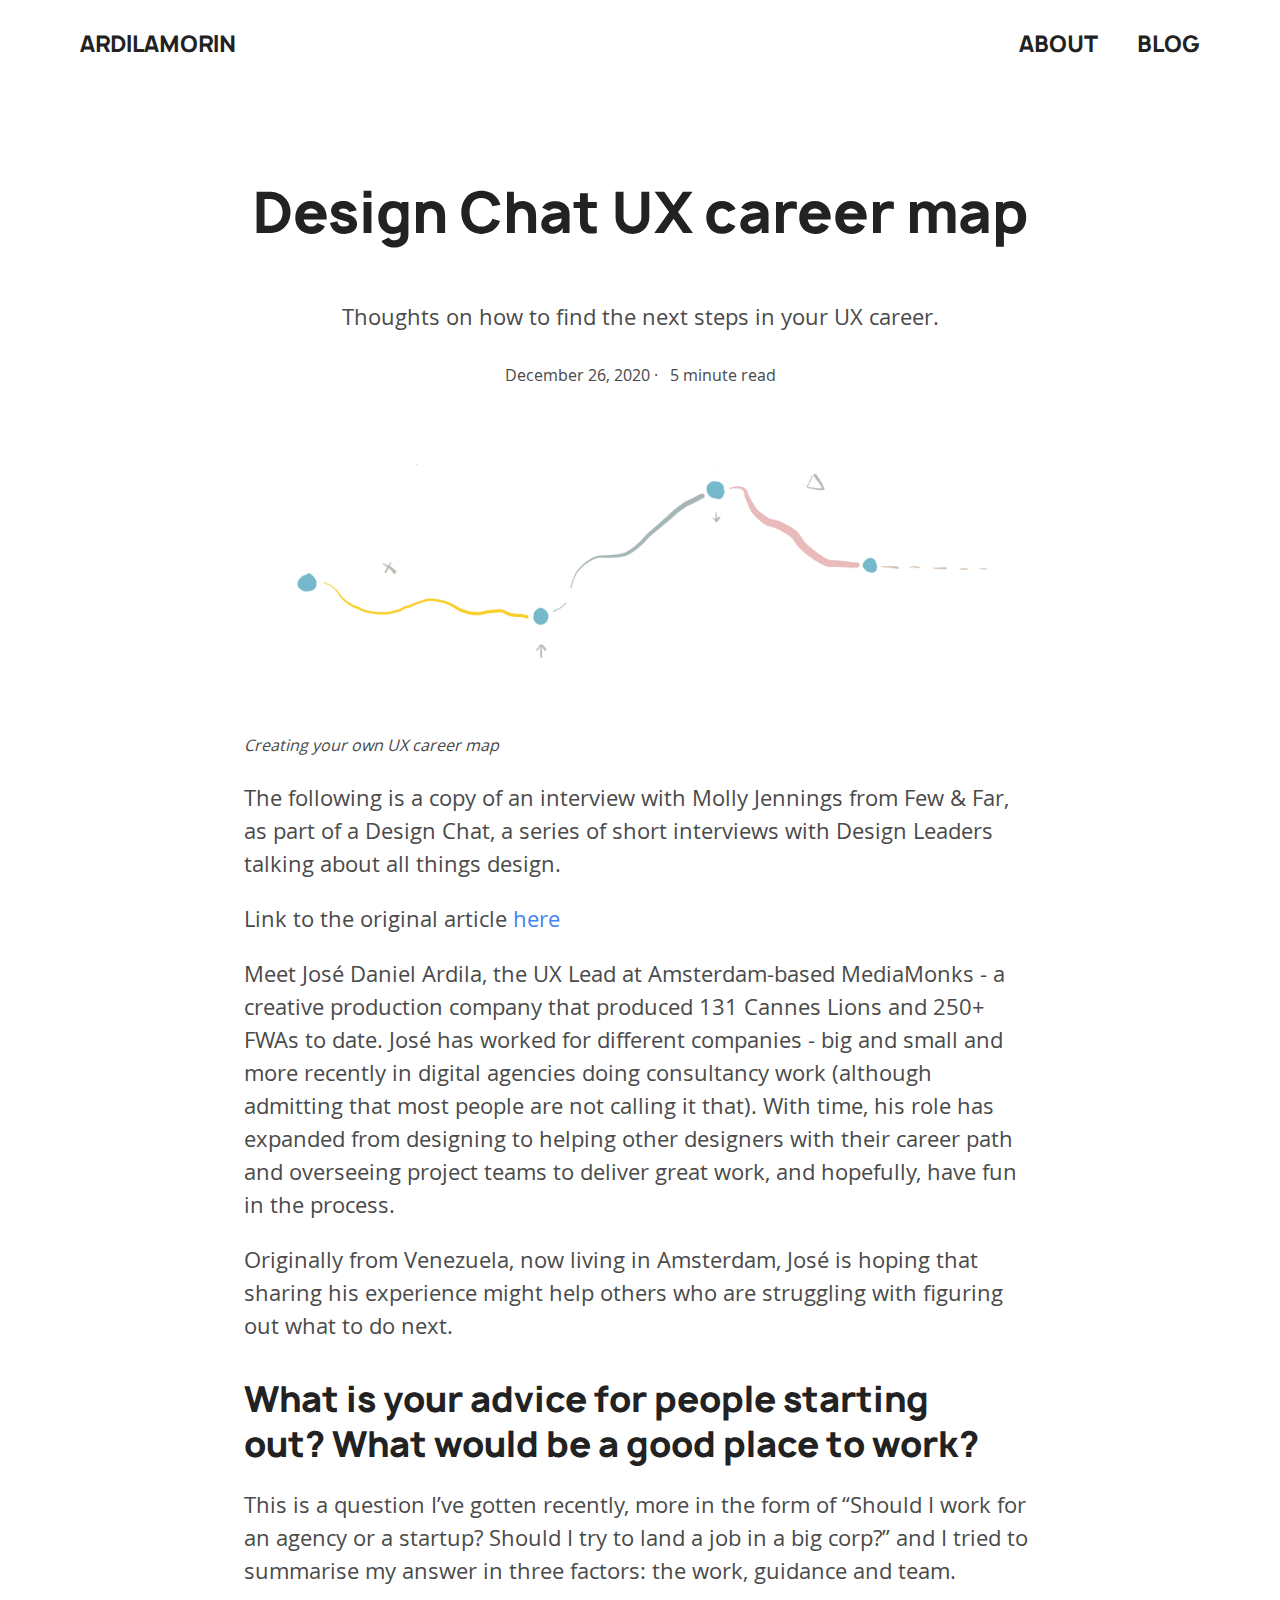
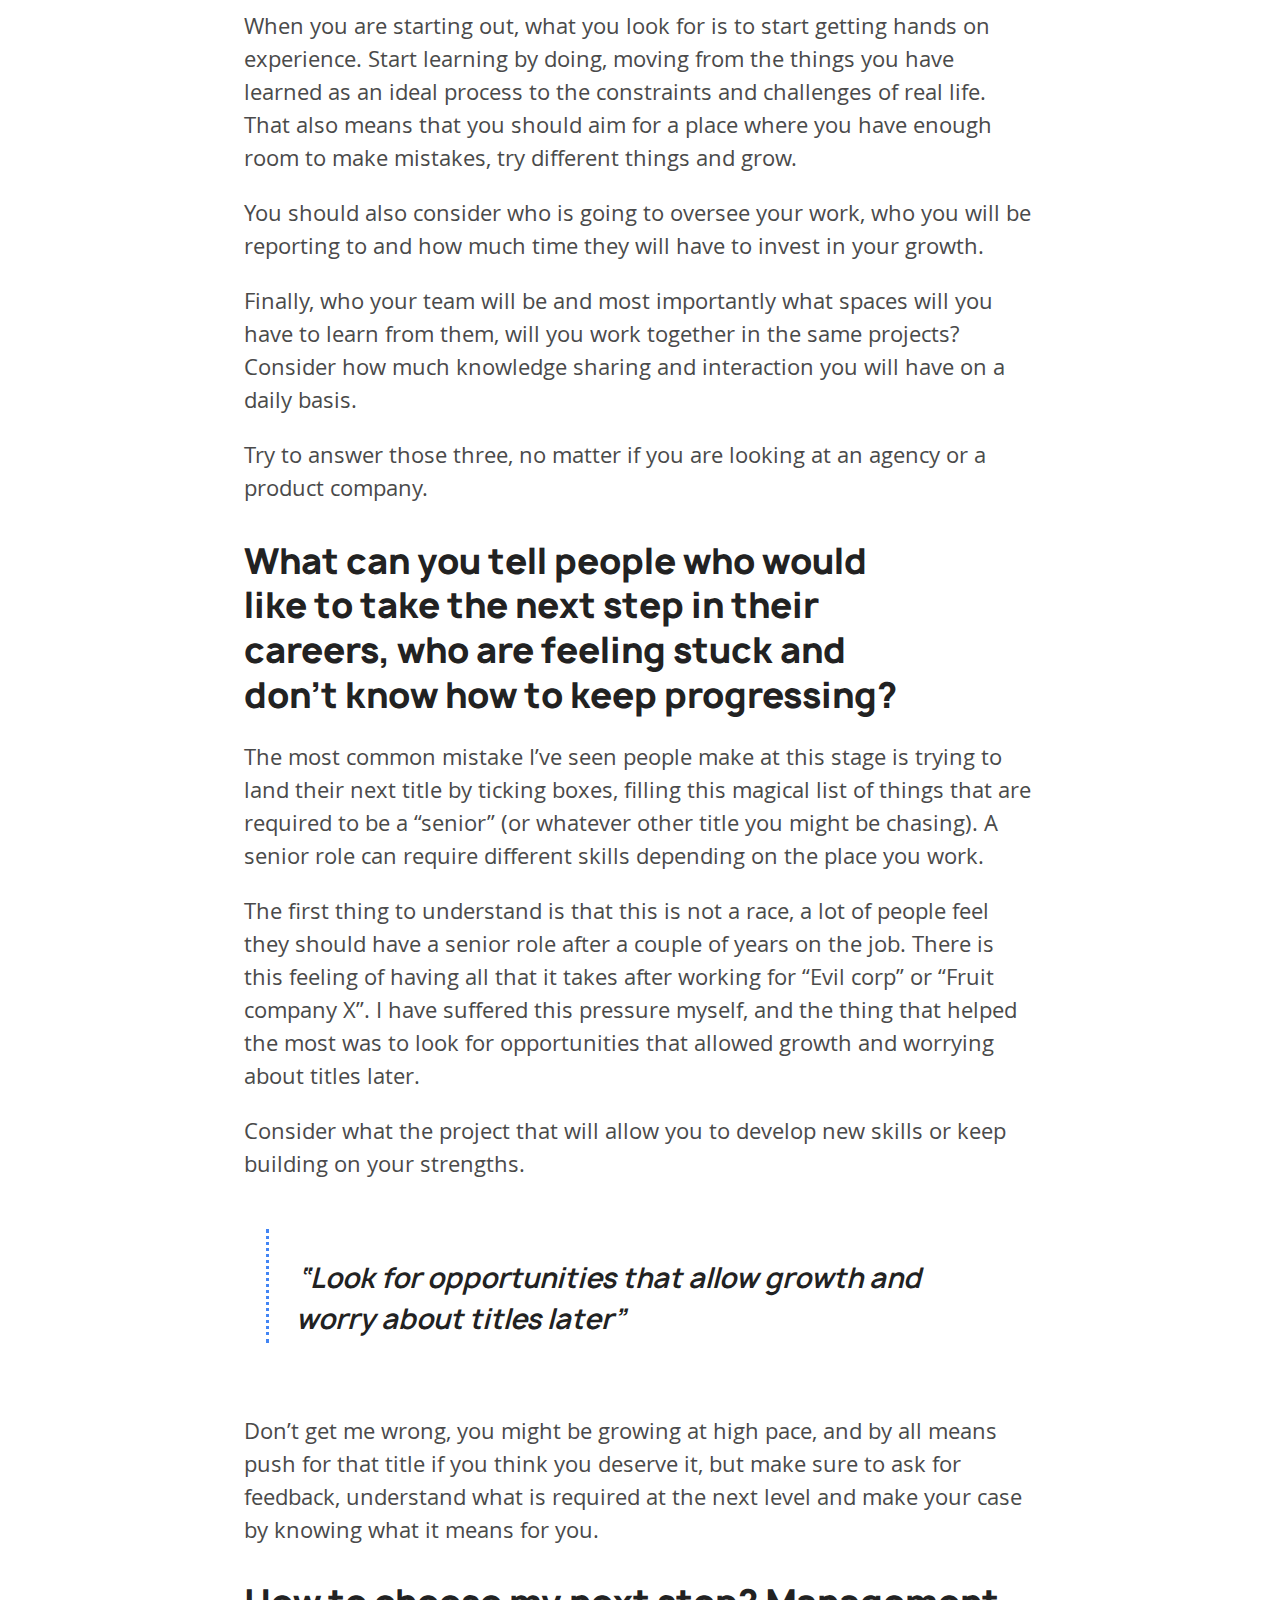
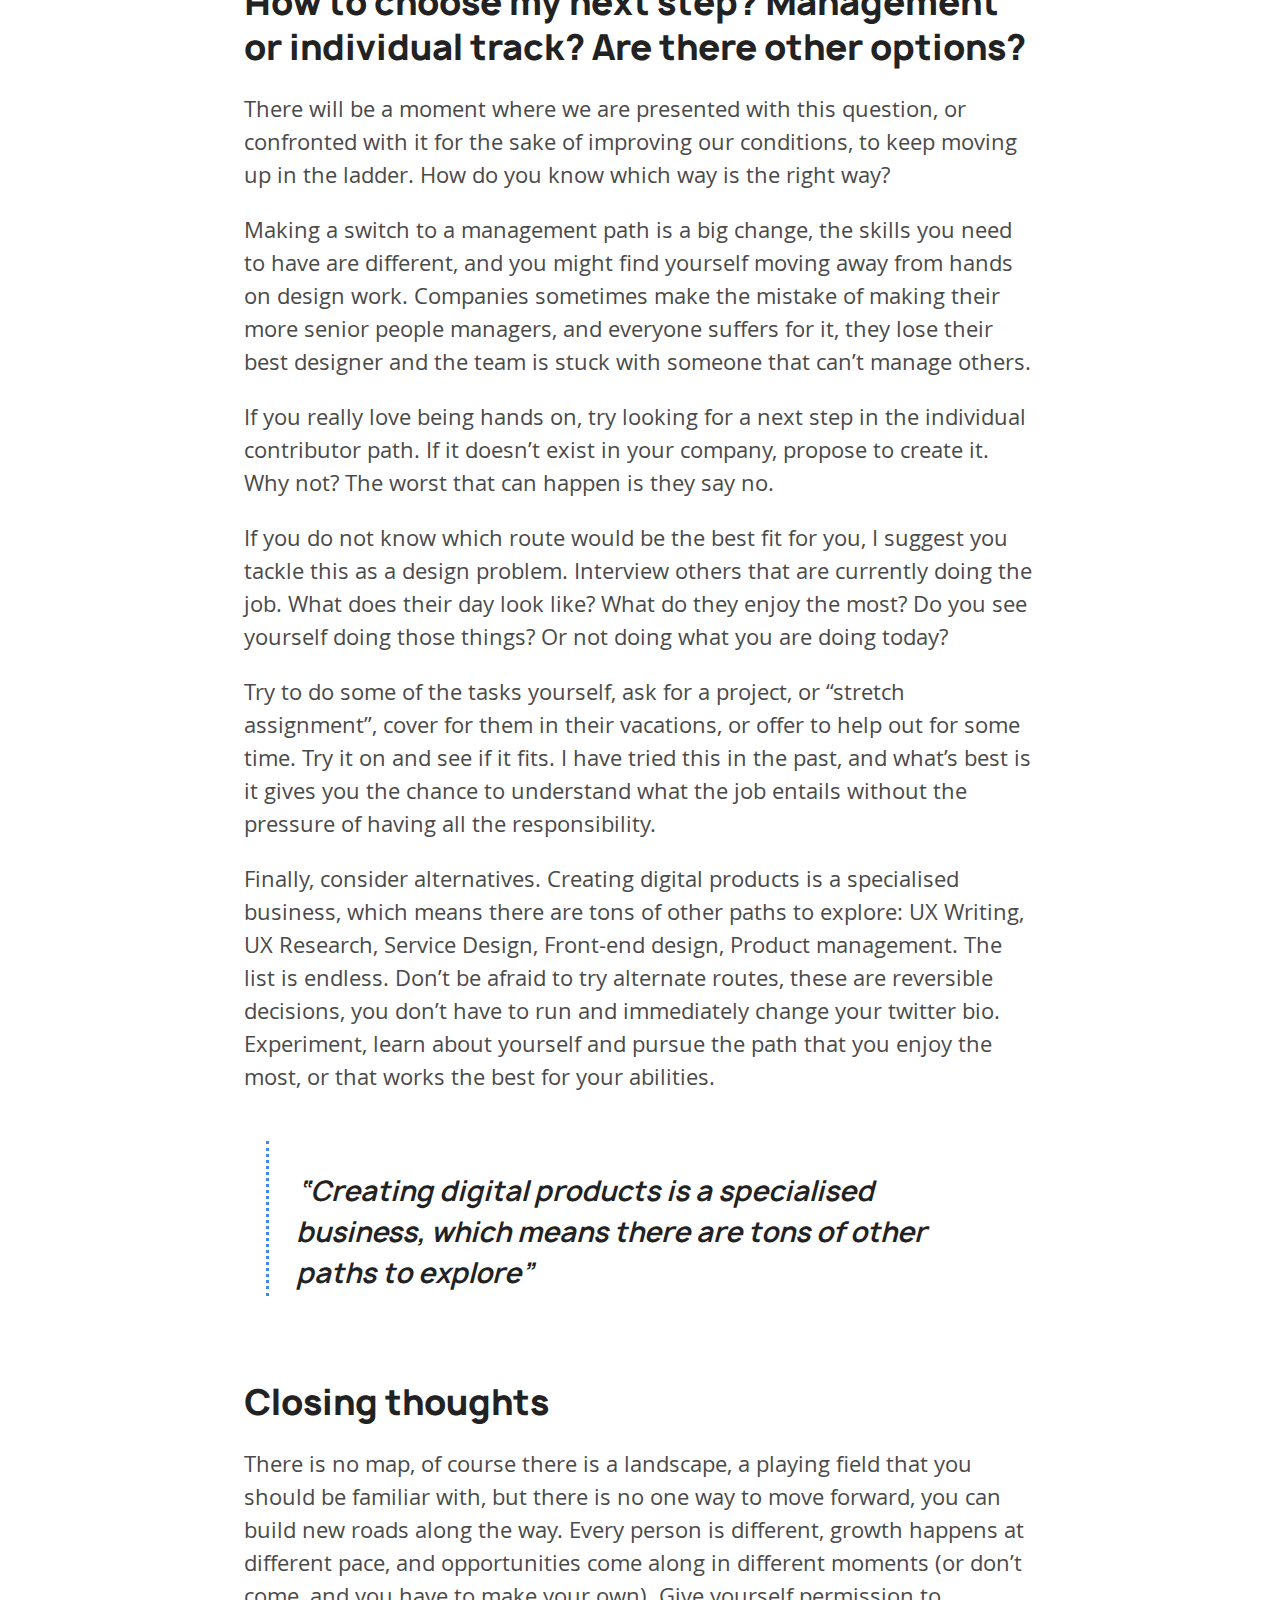
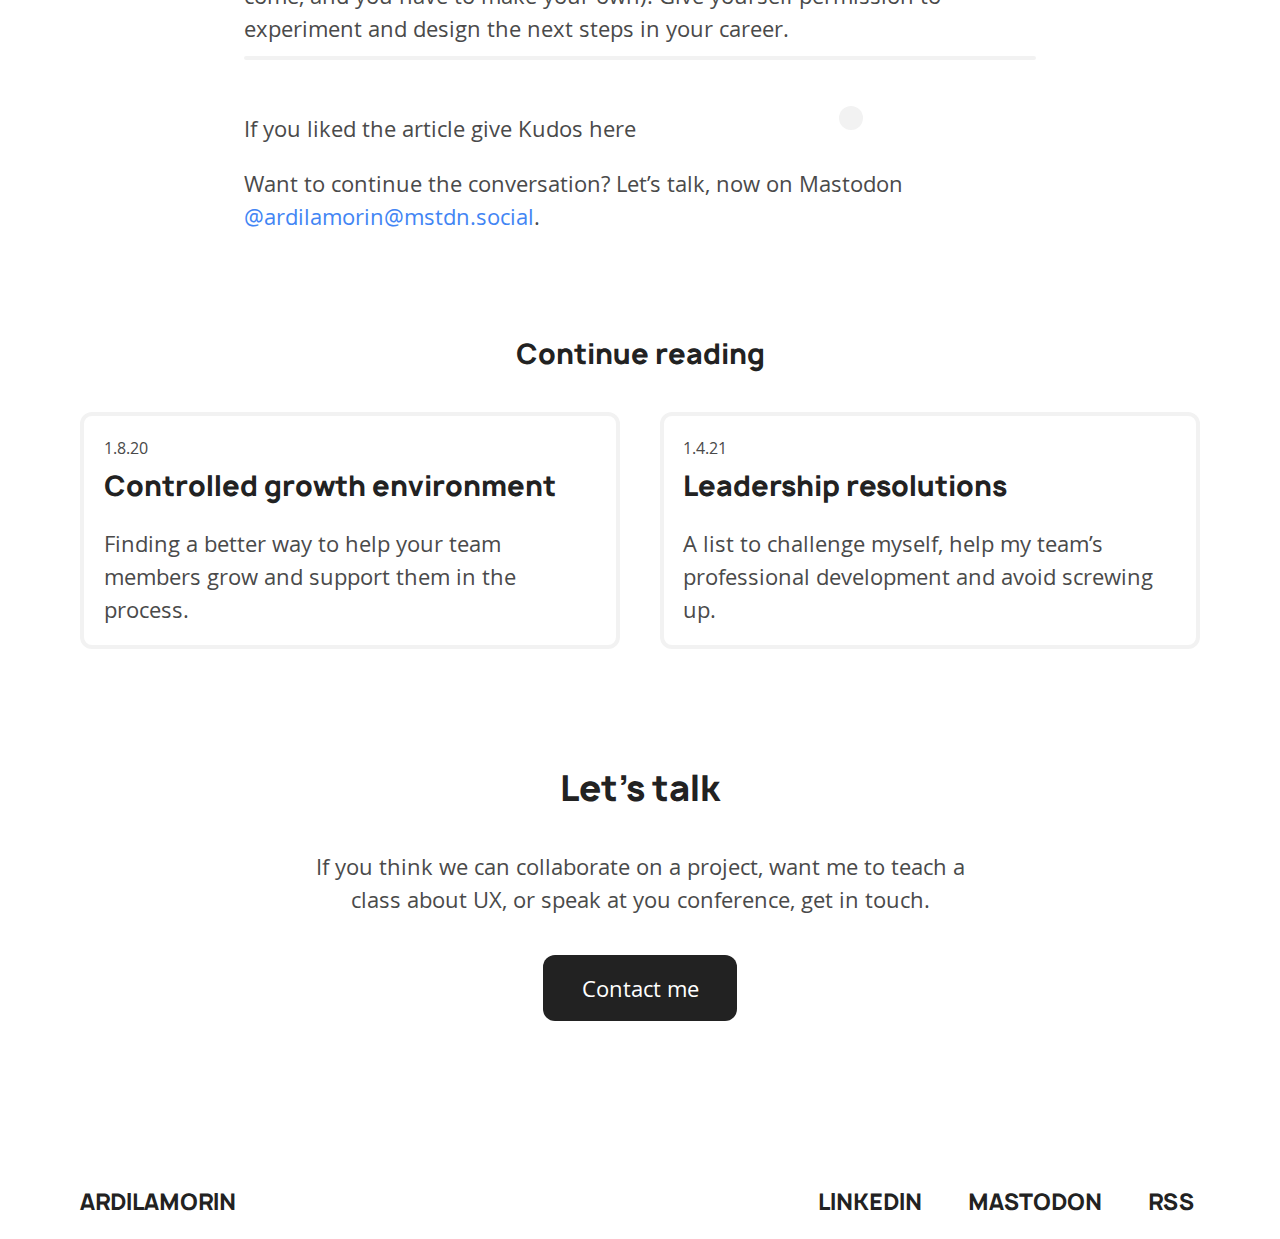
<file: OG/design-chat-ux-career-map.html>
<!DOCTYPE html><html lang="en-us"><head>
  <link rel="icon" type="image/png" href="images/favicon.png">

    <title>Design Chat UX career map | Jose Daniel Ardila – Personal Blog of José Daniel Ardila Morin. UX Design Manager at Booking.com, previous experience at Bose, mediamonks and the cocktail.</title>

        <meta charset="utf-8">
    <meta content="text/html; charset=utf-8" http-equiv="Content-Type">
    <meta http-equiv="X-UA-Compatible" content="IE=edge">
    <meta name="viewport" content="width=device-width, initial-scale=1.0">
    <meta name="twitter:card" content="summary_large_image">
    
    <meta name="description" content="Thoughts on how to find the next steps in your UX career.">
    <meta property="og:description" content="Thoughts on how to find the next steps in your UX career.">
    
    <meta name="author" content="Jose Daniel Ardila">

    
    <meta property="og:title" content="Design Chat UX career map">
    <meta property="twitter:title" content="Design Chat UX career map">
    

    
    <meta name="image" content="/images/post-ux-career-map.jpg">
    <meta property="og:image" content="images/post-ux-career-map.jpg">
    


    <!--[if lt IE 9]>
      <script src="http://html5shiv.googlecode.com/svn/trunk/html5.js"></script>
    <![endif]-->

    <link rel="stylesheet" type="text/css" href="css/styles.css">
    <link rel="stylesheet" type="text/css" href="css/manni.css">
    <link rel="alternate" type="application/rss+xml" title="Jose Daniel Ardila - Personal Blog of José Daniel Ardila Morin. UX Design Manager at Booking.com, previous experience at Bose, mediamonks and the cocktail." href="/feed.xml">

    <!-- Created with Jekyll Now - http://github.com/barryclark/jekyll-now -->
  </head>

  <body>
    
    <div class="page-container">
      <header class="site-header">
        <a href="index.html" class="logo">ARDILA<span class="title-color">MORIN</span></a>
        <nav class="nav">
          <ul>
            <li><a href="about.html">About</a></li>
            <li><a href="blog.html">Blog</a></li>
          </ul>
        </nav>
      </header>
        <section class="hero margin-sm">
    <h1>Design Chat UX career map</h1>
    <p class="excerpt">Thoughts on how to find the next steps in your UX career.</p>
    <p class="text-small">
      December 26, 2020 ·
      

<i style="padding-right: 8px;"></i>5 minute read

    </p>
</section>

<article class="post">
	
    <div class="content-group">
	    
			<div class="entry">
	        <p><img src="images/post-ux-career-map-small.jpg" alt="Creating your UX career map"><em>Creating your own UX career map</em></p>

<p>The following is a copy of an interview with Molly Jennings from Few &amp; Far, as part of a Design Chat, a series of short interviews with Design Leaders talking about all things design.</p>

<p>Link to the original article <a href="https://www.linkedin.com/pulse/design-chat-jos%C3%A9-daniel-ardila-m-mediamonks-molly-jennings" target="_blank">here</a></p>

<p>Meet José Daniel Ardila, the UX Lead at Amsterdam-based MediaMonks - a creative production company that produced 131 Cannes Lions and 250+ FWAs to date.
José has worked for different companies - big and small and more recently in digital agencies doing consultancy work (although admitting that most people are not calling it that). With time, his role has expanded from designing to helping other designers with their career path and overseeing project teams to deliver great work, and hopefully, have fun in the process.</p>

<p>Originally from Venezuela, now living in Amsterdam, José is hoping that sharing his experience might help others who are struggling with figuring out what to do next.</p>

<h2 id="what-is-your-advice-for-people-starting-out-what-would-be-a-good-place-to-work">What is your advice for people starting out? What would be a good place to work?</h2>

<p>This is a question I’ve gotten recently, more in the form of “Should I work for an agency or a startup? Should I try to land a job in a big corp?” and I tried to summarise my answer in three factors: the work, guidance and team.</p>

<p>When you are starting out, what you look for is to start getting hands on experience. Start learning by doing, moving from the things you have learned as an ideal process to the constraints and challenges of real life. That also means that you should aim for a place where you have enough room to make mistakes, try different things and grow.</p>

<p>You should also consider who is going to oversee your work, who you will be reporting to and how much time they will have to invest in your growth.</p>

<p>Finally, who your team will be and most importantly what spaces will you have to learn from them, will you work together in the same projects? Consider how much knowledge sharing and interaction you will have on a daily basis.</p>

<p>Try to answer those three, no matter if you are looking at an agency or a product company.</p>

<h2 id="what-can-you-tell-people-who-would-like-to-take-the-next-step-in-their-careers-who-are-feeling-stuck-and-dont-know-how-to-keep-progressing">What can you tell people who would like to take the next step in their careers, who are feeling stuck and don’t know how to keep progressing?</h2>

<p>The most common mistake I’ve seen people make at this stage is trying to land their next title by ticking boxes, filling this magical list of things that are required to be a “senior” (or whatever other title you might be chasing). A senior role can require different skills depending on the place you work.</p>

<p>The first thing to understand is that this is not a race, a lot of people feel they should have a senior role after a couple of years on the job. There is this feeling of having all that it takes after working for “Evil corp” or “Fruit company X”. I have suffered this pressure myself, and the thing that helped the most was to look for opportunities that allowed growth and worrying about titles later.</p>

<p>Consider what the project that will allow you to develop new skills or keep building on your strengths.</p>

<blockquote>
  <p>“Look for opportunities that allow growth and worry about titles later”</p>
</blockquote>

<p>Don’t get me wrong, you might be growing at high pace, and by all means push for that title if you think you deserve it, but make sure to ask for feedback, understand what is required at the next level and make your case by knowing what it means for you.</p>

<h2 id="how-to-choose-my-next-step-management-or-individual-track-are-there-other-options">How to choose my next step? Management or individual track? Are there other options?</h2>

<p>There will be a moment where we are presented with this question, or confronted with it for the sake of improving our conditions, to keep moving up in the ladder. How do you know which way is the right way?</p>

<p>Making a switch to a management path is a big change, the skills you need to have are different, and you might find yourself moving away from hands on design work. Companies sometimes make the mistake of making their more senior people managers, and everyone suffers for it, they lose their best designer and the team is stuck with someone that can’t manage others.</p>

<p>If you really love being hands on, try looking for a next step in the individual contributor path. If it doesn’t exist in your company, propose to create it. Why not? The worst that can happen is they say no.</p>

<p>If you do not know which route would be the best fit for you, I suggest you tackle this as a design problem. Interview others that are currently doing the job. What does their day look like? What do they enjoy the most? Do you see yourself doing those things? Or not doing what you are doing today?</p>

<p>Try to do some of the tasks yourself, ask for a project, or “stretch assignment”, cover for them in their vacations, or offer to help out for some time. Try it on and see if it fits.
I have tried this in the past, and what’s best is it gives you the chance to understand what the job entails without the pressure of having all the responsibility.</p>

<p>Finally, consider alternatives. Creating digital products is a specialised business, which means there are tons of other paths to explore: UX Writing, UX Research, Service Design, Front-end design, Product management. The list is endless. Don’t be afraid to try alternate routes, these are reversible decisions, you don’t have to run and immediately change your twitter bio. Experiment, learn about yourself and pursue the path that you enjoy the most, or that works the best for your abilities.</p>

<blockquote>
  <p>“Creating digital products is a specialised business, which means there are tons of other paths to explore”</p>
</blockquote>

<h2 id="closing-thoughts">Closing thoughts</h2>

<p>There is no map, of course there is a landscape, a playing field that you should be familiar with, but there is no one way to move forward, you can build new roads along the way. Every person is different, growth happens at different pace, and opportunities come along in different moments (or don’t come, and you have to make your own). Give yourself permission to experiment and design the next steps in your career.</p>

	      <hr> 
	     			<aside>				
				      	<div class="kudos">
			      <p class="kudos_text">If you liked the article give Kudos here</p><button class="tinylytics_kudos"></button>
			      </div>
							<p>Want to continue the conversation? Let’s talk, now on Mastodon <a href="https://mstdn.social/@ardilamorin" target="_blank" rel="noopener noreferrer">@ardilamorin@mstdn.social</a>. 
				      </p>      
				</aside>        
	  </div>  
</div></article>
<div class="content-group">
				<h3 class="group-title">Continue reading</h3>
	    <div class="block-md">
	      <!--  -->
		      <div class="card">
		        <a href="controlled-growth-environment.html">
		        <p class="text-small">1.8.20</p>
		        <h3>Controlled growth environment</h3>
		        <p>Finding a better way to help your team members grow and support them in the process.</p>
		        </a>
		      </div>
	     <!--  
	       -->
		      <div class="card">
		        <a href="design-leadership-resolutions.html">
		        <p class="text-small">1.4.21</p>
		        <h3>Leadership resolutions</h3>
		        <p>A list to challenge myself, help my team’s professional development and avoid screwing up.</p>
		        </a>
		      </div>
	<!--        -->
	    	</div>
	</div>

				
          <section class="content-group">
					<div class="content-block-centered"> 
							<h2>Let's talk</h2>
              <p>If you think we can collaborate on a project, want me to teach a class about UX, or speak at you conference, get in touch.</p>
								<a href="mailto:info@ardilamorin.com" class="primary-button" role="button" aria-pressed="false" title="Send an email to José Ardila">Contact me</a>		
					</div>
				</section>
			
				<div class="footer">
          	<a href="index.html">ARDILA<span class="title-color">MORIN</span></a>
          <div>
						<nav>
		          <ul>
		            <li> <a href="https://www.linkedin.com/in/ardilamorin/">Linkedin</a><img class="hide" loading="lazy" src="fonts/external-link.svg" alt="arrow icon external link"></li>
		            <li><a href="https://mstdn.social/@ardilamorin">Mastodon</a><img class="hide" loading="lazy" src="fonts/external-link.svg" alt="arrow icon external link"></li>
		            <li><a href="feed.xml">RSS</a><img class="hide" loading="lazy" src="fonts/external-link.svg" alt="arrow icon external link"></li>
		          </ul>
	        	</nav>
          </div>
        </div>		
    

	<!-- Tinylitics -->
	<script src="https://tinylytics.app/embed/z6s3dgBeGHNEaoxvzckj.js?kudos=✌️" defer=""></script>
	<!-- End Tinylitics -->
	


  

</div></body></html>
</file>
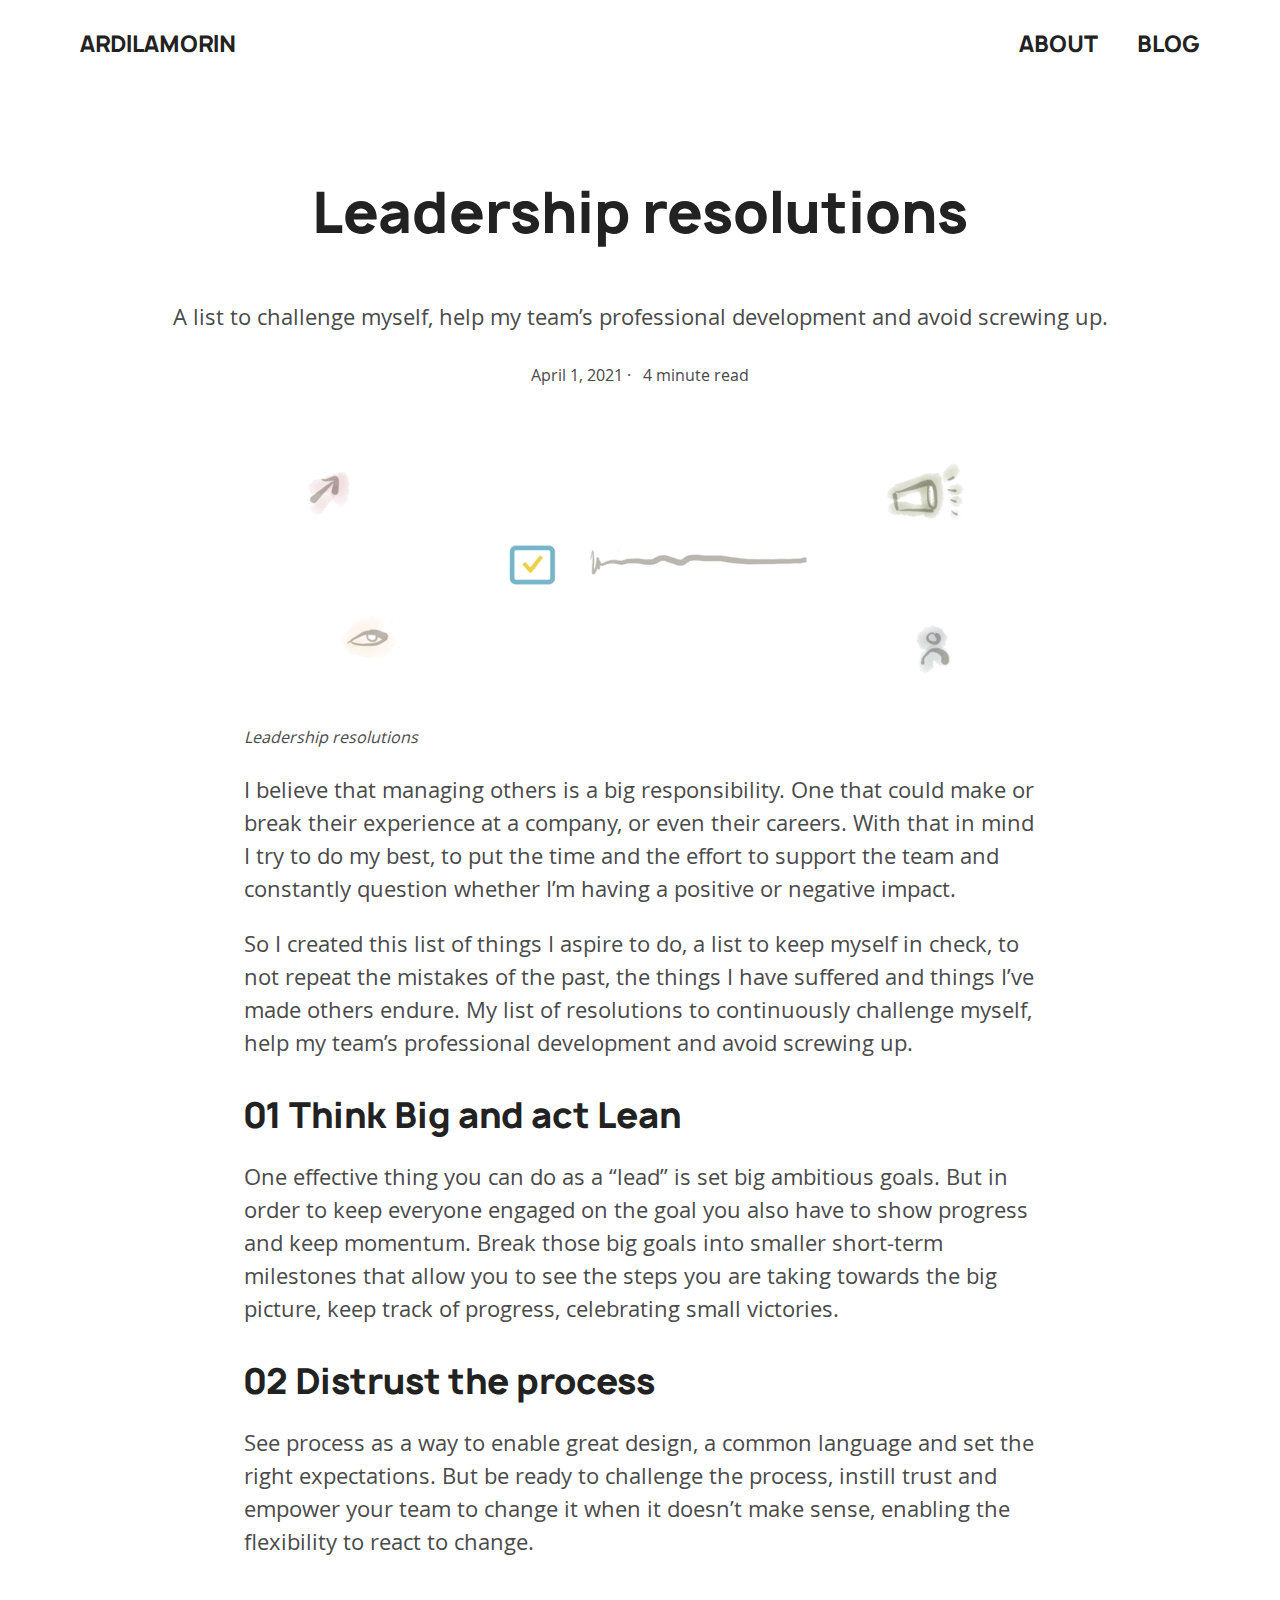
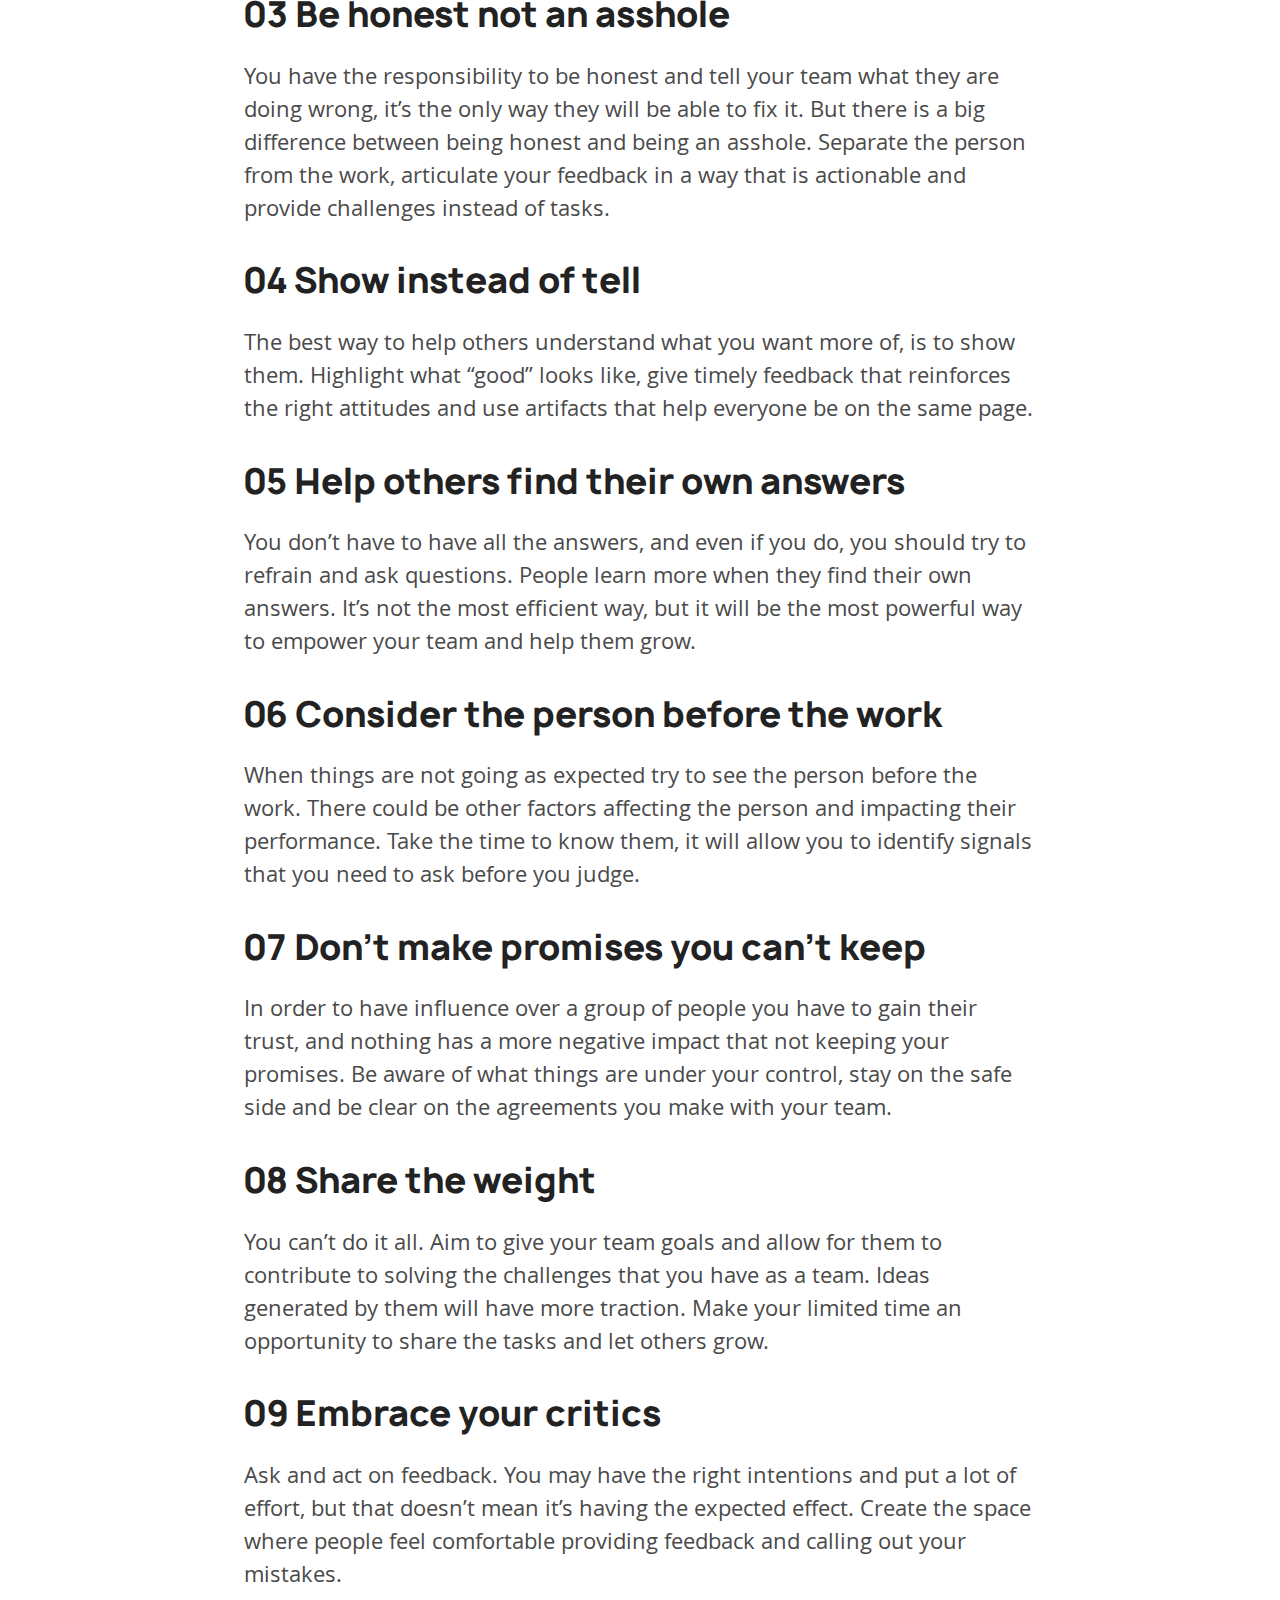
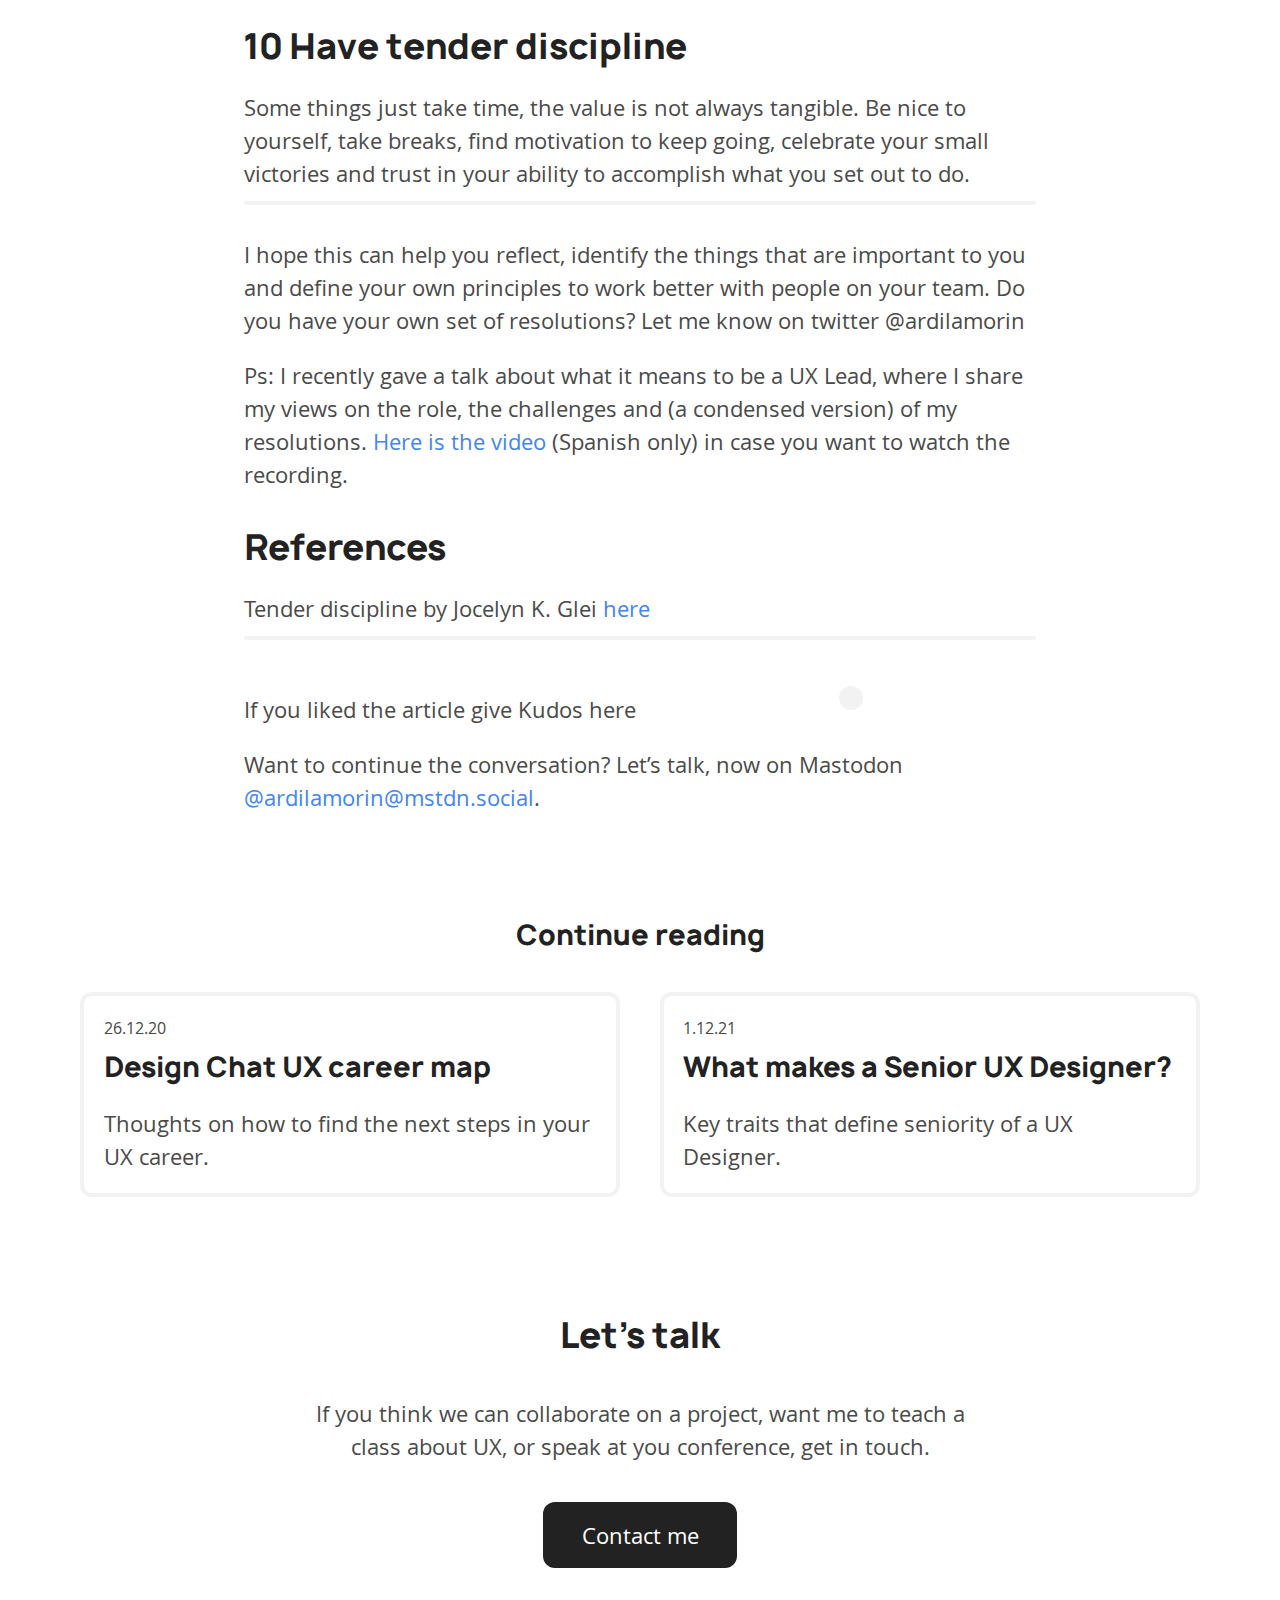
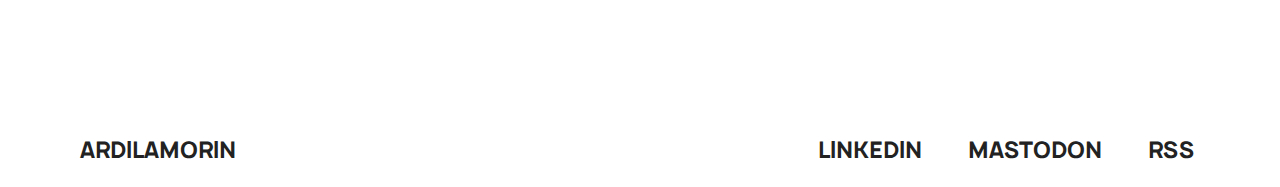
<file: OG/design-leadership-resolutions.html>
<!DOCTYPE html><html lang="en-us"><head>
  <link rel="icon" type="image/png" href="images/favicon.png">

    <title>Leadership resolutions | Jose Daniel Ardila – Personal Blog of José Daniel Ardila Morin. UX Design Manager at Booking.com, previous experience at Bose, mediamonks and the cocktail.</title>

        <meta charset="utf-8">
    <meta content="text/html; charset=utf-8" http-equiv="Content-Type">
    <meta http-equiv="X-UA-Compatible" content="IE=edge">
    <meta name="viewport" content="width=device-width, initial-scale=1.0">
    <meta name="twitter:card" content="summary_large_image">
    
    <meta name="description" content="A list to challenge myself, help my team’s professional development and avoid screwing up.">
    <meta property="og:description" content="A list to challenge myself, help my team’s professional development and avoid screwing up.">
    
    <meta name="author" content="Jose Daniel Ardila">

    
    <meta property="og:title" content="Leadership resolutions">
    <meta property="twitter:title" content="Leadership resolutions">
    

    
    <meta name="image" content="/images/ardila-leadership-resolutions.gif">
    <meta property="og:image" content="images/ardila-leadership-resolutions.gif">
    


    <!--[if lt IE 9]>
      <script src="http://html5shiv.googlecode.com/svn/trunk/html5.js"></script>
    <![endif]-->

    <link rel="stylesheet" type="text/css" href="css/styles.css">
    <link rel="stylesheet" type="text/css" href="css/manni.css">
    <link rel="alternate" type="application/rss+xml" title="Jose Daniel Ardila - Personal Blog of José Daniel Ardila Morin. UX Design Manager at Booking.com, previous experience at Bose, mediamonks and the cocktail." href="/feed.xml">

    <!-- Created with Jekyll Now - http://github.com/barryclark/jekyll-now -->
  </head>

  <body>
    
    <div class="page-container">
      <header class="site-header">
        <a href="index.html" class="logo">ARDILA<span class="title-color">MORIN</span></a>
        <nav class="nav">
          <ul>
            <li><a href="about.html">About</a></li>
            <li><a href="blog.html">Blog</a></li>
          </ul>
        </nav>
      </header>
        <section class="hero margin-sm">
    <h1>Leadership resolutions</h1>
    <p class="excerpt">A list to challenge myself, help my team’s professional development and avoid screwing up.</p>
    <p class="text-small">
      April  1, 2021 ·
      

<i style="padding-right: 8px;"></i>4 minute read

    </p>
</section>

<article class="post">
	
    <div class="content-group">
	    
			<div class="entry">
	        <p><img src="images/ardila-leadership-resolutions.gif" alt="Creating your UX career map"><em>Leadership resolutions</em></p>

<p>I believe that managing others is a big responsibility. One that could make or break their experience at a company, or even their careers. With that in mind I try to do my best, to put the time and the effort to support the team and constantly question whether I’m having a positive or negative impact.</p>

<p>So I created this list of things I aspire to do, a list to keep myself in check, to not repeat the mistakes of the past, the things I have suffered and things I’ve made others endure. My list of resolutions to continuously challenge myself, help my team’s professional development and avoid screwing up.</p>

<h2 id="01-think-big-and-act-lean">01 Think Big and act Lean</h2>

<p>One effective thing you can do as a “lead” is set big ambitious goals. But in order to keep everyone engaged on the goal you also have to show progress and keep momentum. Break those big goals into smaller short-term milestones that allow you to see the steps you are taking towards the big picture, keep track of progress, celebrating small victories.</p>

<h2 id="02-distrust-the-process">02 Distrust the process</h2>

<p>See process as a way to enable great design, a common language and set the right expectations. But be ready to challenge the process, instill trust and empower your team to change it when it doesn’t make sense, enabling the flexibility to react to change.</p>

<h2 id="03-be-honest-not-an-asshole">03 Be honest not an asshole</h2>

<p>You have the responsibility to be honest and tell your team what they are doing wrong, it’s the only way they will be able to fix it. But there is a big difference between being honest and being an asshole. Separate the person from the work, articulate your feedback in a way that is actionable and provide challenges instead of tasks.</p>

<h2 id="04-show-instead-of-tell">04 Show instead of tell</h2>

<p>The best way to help others understand what you want more of, is to show them. Highlight what “good” looks like, give timely feedback that reinforces the right attitudes and use artifacts that help everyone be on the same page.</p>

<h2 id="05-help-others-find-their-own-answers">05 Help others find their own answers</h2>

<p>You don’t have to have all the answers, and even if you do, you should try to refrain and ask questions. People learn more when they find their own answers. It’s not the most efficient way, but it will be the most powerful way to empower your team and help them grow.</p>

<h2 id="06-consider-the-person-before-the-work">06 Consider the person before the work</h2>

<p>When things are not going as expected try to see the person before the work. There could be other factors affecting the person and impacting their performance. Take the time to know them, it will allow you to identify signals that you need to ask before you judge.</p>

<h2 id="07-dont-make-promises-you-cant-keep">07 Don’t make promises you can’t keep</h2>

<p>In order to have influence over a group of people you have to gain their trust, and nothing has a more negative impact that not keeping your promises. Be aware of what things are under your control, stay on the safe side and be clear on the agreements you make with your team.</p>

<h2 id="08-share-the-weight">08 Share the weight</h2>

<p>You can’t do it all. Aim to give your team goals and allow for them to contribute to solving the challenges that you have as a team. Ideas generated by them will have more traction. Make your limited time an opportunity to share the tasks and let others grow.</p>

<h2 id="09-embrace-your-critics">09 Embrace your critics</h2>

<p>Ask and act on feedback. You may have the right intentions and put a lot of effort, but that doesn’t mean it’s having the expected effect. Create the space where people feel comfortable providing feedback and calling out your mistakes.</p>

<h2 id="10-have-tender-discipline">10 Have tender discipline</h2>

<p>Some things just take time, the value is not always tangible. Be nice to yourself, take breaks, find motivation to keep going, celebrate your small victories and trust in your ability to accomplish what you set out to do.</p>

<hr>

<p>I hope this can help you reflect, identify the things that are important to you and define your own principles to work better with people on your team. Do you have your own set of resolutions? Let me know on twitter @ardilamorin</p>

<p>Ps: I recently gave a talk about what it means to be a UX Lead, where I share my views on the role, the challenges and (a condensed version) of my resolutions. <a href="https://vimeo.com/529312180/2216f0cf9f" target="_blank">Here is the video</a> (Spanish only) in case you want to watch the recording.</p>

<h2 id="references">References</h2>

<p>Tender discipline by Jocelyn K. Glei <a href="https://hurryslowly.co/215-jocelyn-k-glei/" target="_blank">here</a></p>

	      <hr> 
	     			<aside>				
				      	<div class="kudos">
			      <p class="kudos_text">If you liked the article give Kudos here</p><button class="tinylytics_kudos"></button>
			      </div>
							<p>Want to continue the conversation? Let’s talk, now on Mastodon <a href="https://mstdn.social/@ardilamorin" target="_blank" rel="noopener noreferrer">@ardilamorin@mstdn.social</a>. 
				      </p>      
				</aside>        
	  </div>  
</div></article>
<div class="content-group">
				<h3 class="group-title">Continue reading</h3>
	    <div class="block-md">
	      <!--  -->
		      <div class="card">
		        <a href="design-chat-ux-career-map.html">
		        <p class="text-small">26.12.20</p>
		        <h3>Design Chat UX career map</h3>
		        <p>Thoughts on how to find the next steps in your UX career.</p>
		        </a>
		      </div>
	     <!--  
	       -->
		      <div class="card">
		        <a href="what-makes-senior-ux-designer.html">
		        <p class="text-small">1.12.21</p>
		        <h3>What makes a Senior UX Designer?</h3>
		        <p>Key traits that define seniority of a UX Designer.</p>
		        </a>
		      </div>
	<!--        -->
	    	</div>
	</div>

				
          <section class="content-group">
					<div class="content-block-centered"> 
							<h2>Let's talk</h2>
              <p>If you think we can collaborate on a project, want me to teach a class about UX, or speak at you conference, get in touch.</p>
								<a href="mailto:info@ardilamorin.com" class="primary-button" role="button" aria-pressed="false" title="Send an email to José Ardila">Contact me</a>		
					</div>
				</section>
			
				<div class="footer">
          	<a href="index.html">ARDILA<span class="title-color">MORIN</span></a>
          <div>
						<nav>
		          <ul>
		            <li> <a href="https://www.linkedin.com/in/ardilamorin/">Linkedin</a><img class="hide" loading="lazy" src="fonts/external-link.svg" alt="arrow icon external link"></li>
		            <li><a href="https://mstdn.social/@ardilamorin">Mastodon</a><img class="hide" loading="lazy" src="fonts/external-link.svg" alt="arrow icon external link"></li>
		            <li><a href="feed.xml">RSS</a><img class="hide" loading="lazy" src="fonts/external-link.svg" alt="arrow icon external link"></li>
		          </ul>
	        	</nav>
          </div>
        </div>		
    

	<!-- Tinylitics -->
	<script src="https://tinylytics.app/embed/z6s3dgBeGHNEaoxvzckj.js?kudos=✌️" defer=""></script>
	<!-- End Tinylitics -->
	


  

</div></body></html>
</file>
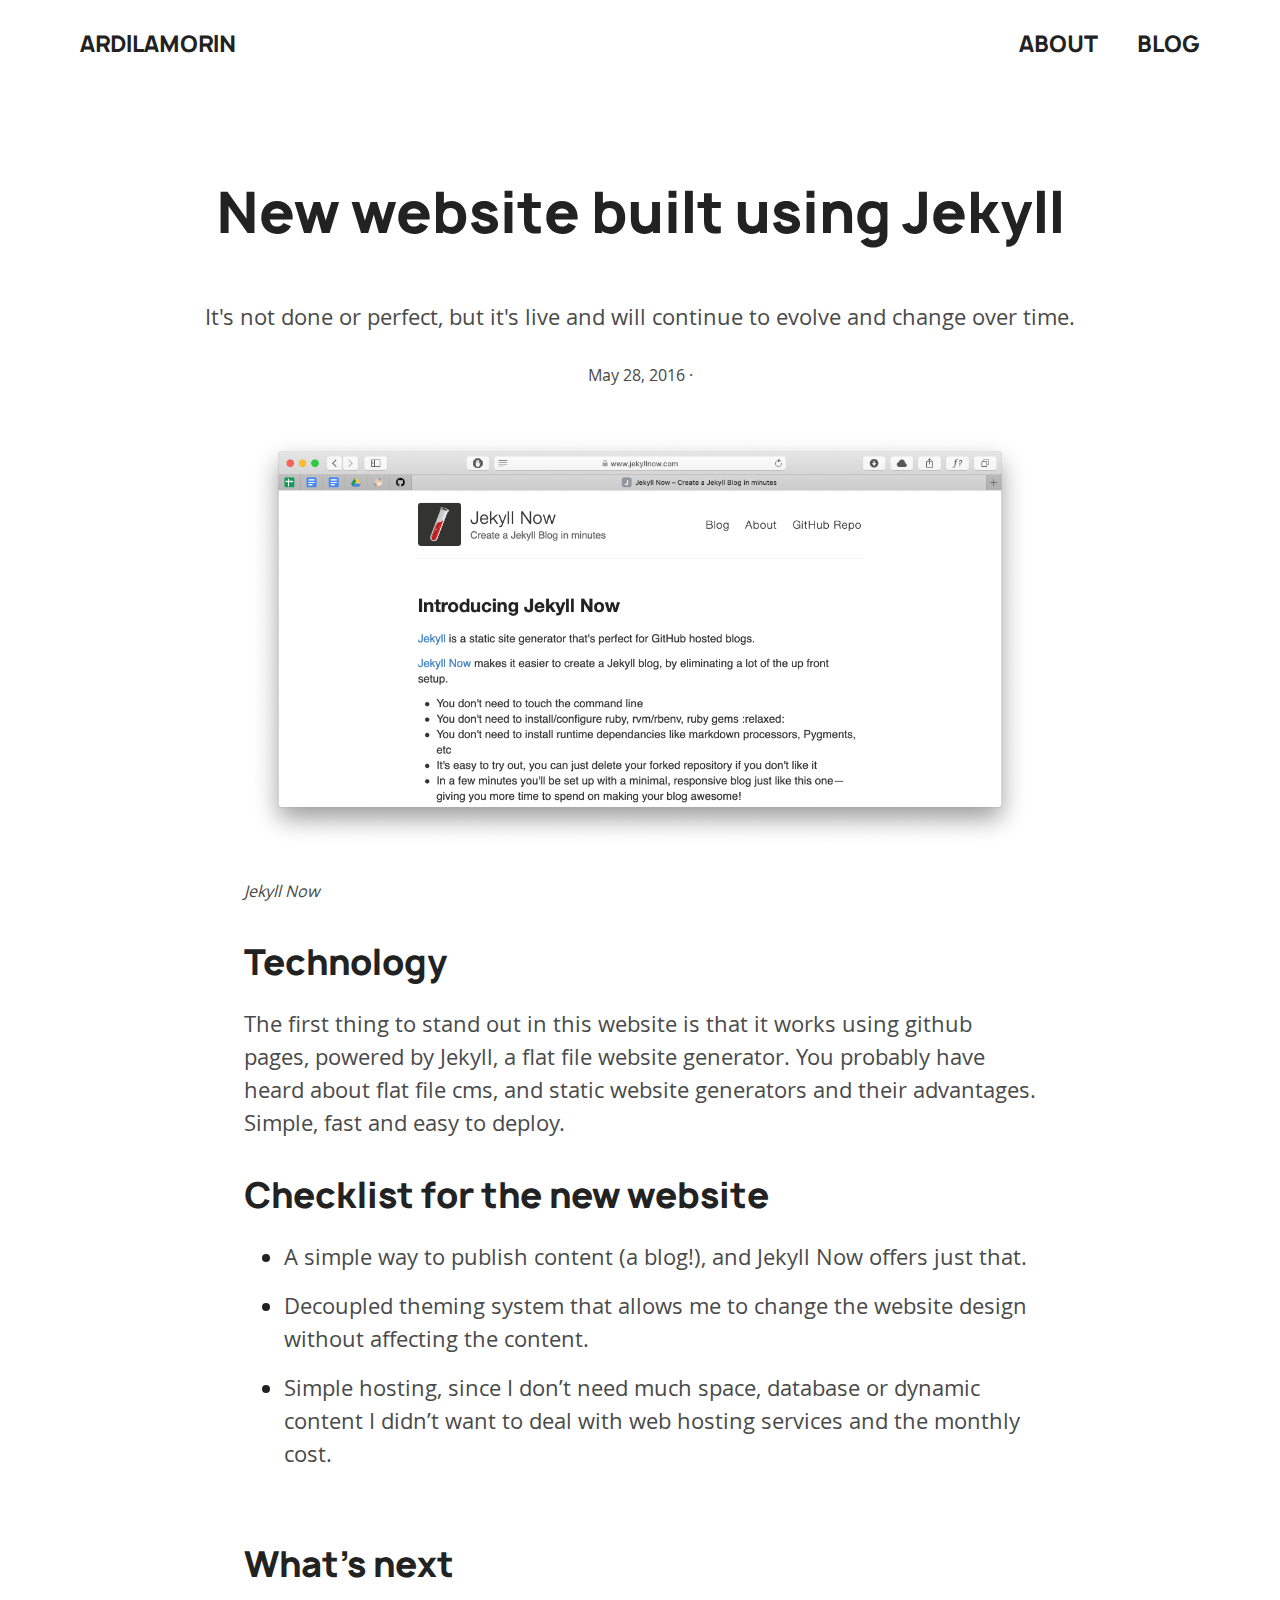
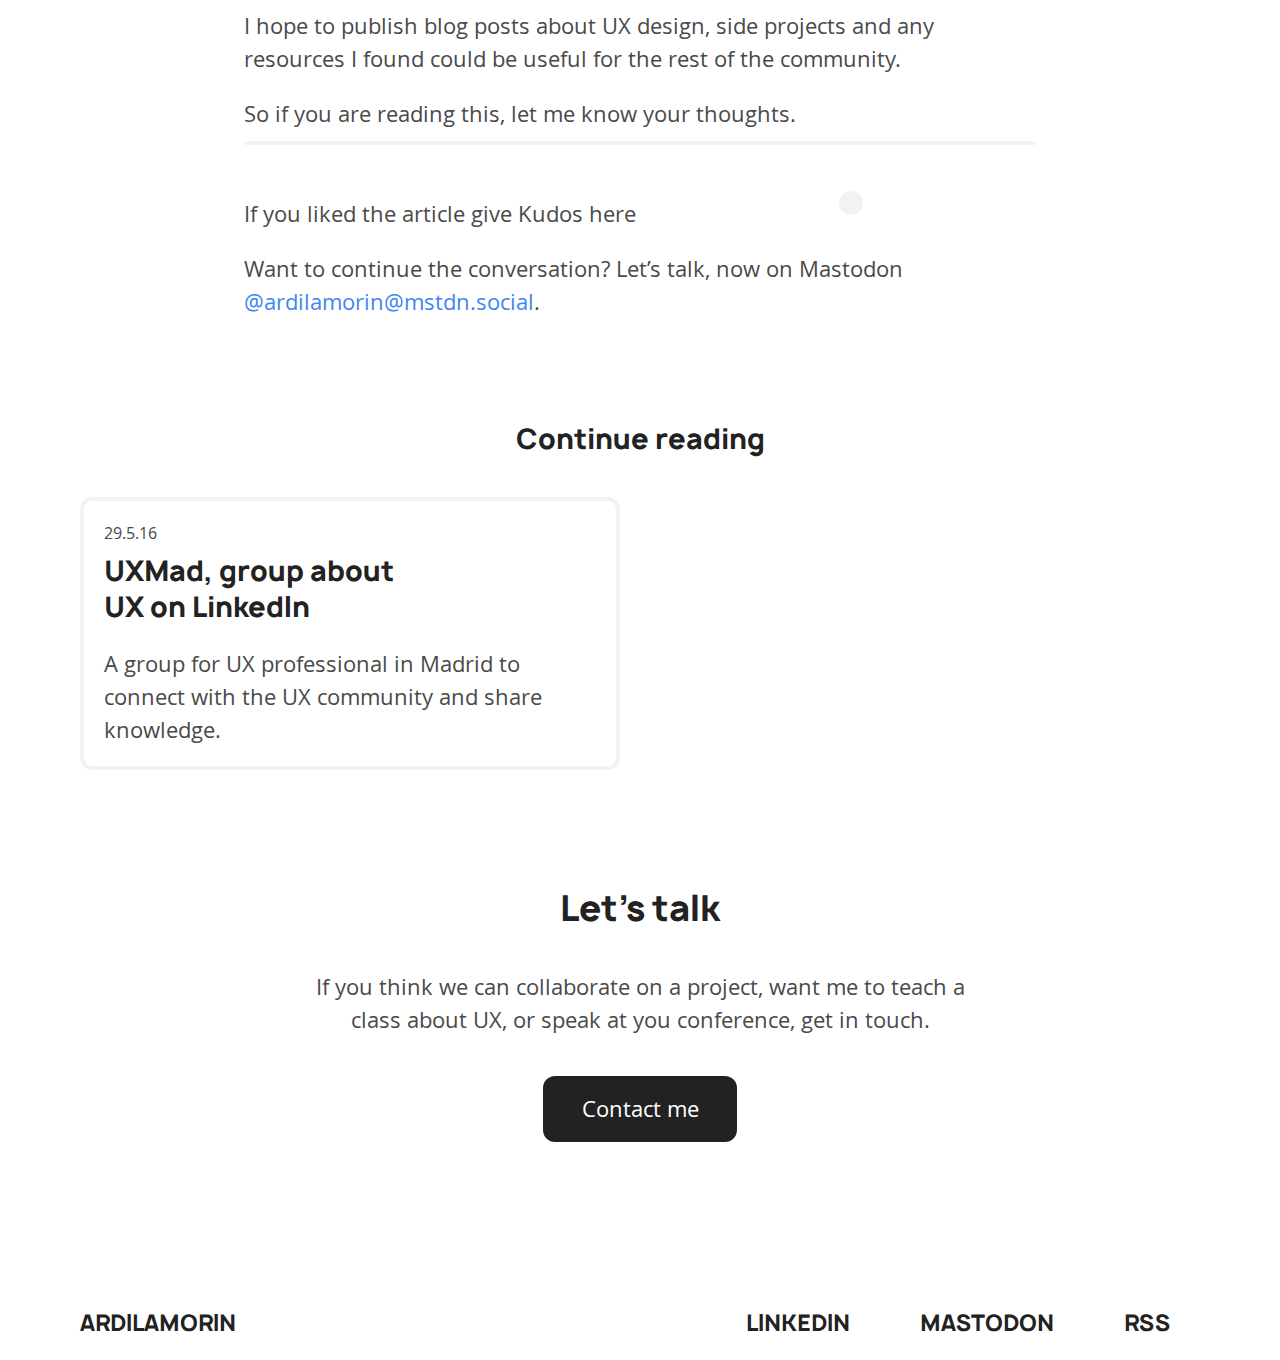
<file: OG/new-website.html>
<!DOCTYPE html><html lang="en-us"><head>
  <link rel="icon" type="image/png" href="images/favicon.png">

    <title>New website built using Jekyll | Jose Daniel Ardila – Personal Blog of José Daniel Ardila Morin. UX Design Manager at Booking.com, previous experience at Bose, mediamonks and the cocktail.</title>

        <meta charset="utf-8">
    <meta content="text/html; charset=utf-8" http-equiv="Content-Type">
    <meta http-equiv="X-UA-Compatible" content="IE=edge">
    <meta name="viewport" content="width=device-width, initial-scale=1.0">
    <meta name="twitter:card" content="summary_large_image">
    
    <meta name="description" content="It's not done or perfect, but it's live and will continue to evolve and change over time.">
    <meta property="og:description" content="It's not done or perfect, but it's live and will continue to evolve and change over time.">
    
    <meta name="author" content="Jose Daniel Ardila">

    
    <meta property="og:title" content="New website built using Jekyll">
    <meta property="twitter:title" content="New website built using Jekyll">
    

    
    <meta name="image" content="/images/post-new-website.jpeg">
    <meta property="og:image" content="images/post-new-website.jpeg">
    


    <!--[if lt IE 9]>
      <script src="http://html5shiv.googlecode.com/svn/trunk/html5.js"></script>
    <![endif]-->

    <link rel="stylesheet" type="text/css" href="css/styles.css">
    <link rel="stylesheet" type="text/css" href="css/manni.css">
    <link rel="alternate" type="application/rss+xml" title="Jose Daniel Ardila - Personal Blog of José Daniel Ardila Morin. UX Design Manager at Booking.com, previous experience at Bose, mediamonks and the cocktail." href="/feed.xml">

    <!-- Created with Jekyll Now - http://github.com/barryclark/jekyll-now -->
  </head>

  <body>
    
    <div class="page-container">
      <header class="site-header">
        <a href="index.html" class="logo">ARDILA<span class="title-color">MORIN</span></a>
        <nav class="nav">
          <ul>
            <li><a href="about.html">About</a></li>
            <li><a href="blog.html">Blog</a></li>
          </ul>
        </nav>
      </header>
        <section class="hero margin-sm">
    <h1>New website built using Jekyll</h1>
    <p class="excerpt">It's not done or perfect, but it's live and will continue to evolve and change over time.</p>
    <p class="text-small">
      May 28, 2016 ·
      

    </p>
</section>

<article class="post">
	
    <div class="content-group">
	    
			<div class="entry">
	        <p><img src="images/new-website-jekyll-now.png" alt="New Website with JekyllNow"><em>Jekyll Now</em></p>

<h2 id="technology">Technology</h2>

<p>The first thing to stand out in this website is that it works using github pages, powered by Jekyll, a flat file website generator. You probably have heard about flat file cms, and static website generators and their advantages. Simple, fast and easy to deploy.</p>

<h2 id="checklist-for-the-new-website">Checklist for the new website</h2>

<ul>
  <li>A simple way to publish content (a blog!), and Jekyll Now offers just that.</li>
  <li>Decoupled theming system that allows me to change the website design without affecting the content.</li>
  <li>Simple hosting, since I don’t need much space, database or dynamic content I didn’t want to deal with web hosting services and the monthly cost.</li>
</ul>

<h2 id="whats-next">What’s next</h2>

<p>I hope to publish blog posts about UX design, side projects and any resources I found could be useful for the rest of the community.</p>

<p>So if you are reading this, let me know your thoughts.</p>

	      <hr> 
	     			<aside>				
				      	<div class="kudos">
			      <p class="kudos_text">If you liked the article give Kudos here</p><button class="tinylytics_kudos"></button>
			      </div>
							<p>Want to continue the conversation? Let’s talk, now on Mastodon <a href="https://mstdn.social/@ardilamorin" target="_blank" rel="noopener noreferrer">@ardilamorin@mstdn.social</a>. 
				      </p>      
				</aside>        
	  </div>  
</div></article>
<div class="content-group">
				<h3 class="group-title">Continue reading</h3>
	    <div class="block-md">
	      <!-- 
	       -->
		      <div class="card">
		        <a href="ux-mad-linkedin.html">
		        <p class="text-small">29.5.16</p>
		        <h3>UXMad, group about UX on LinkedIn</h3>
		        <p>A group for UX professional in Madrid to connect with the UX community and share knowledge.</p>
		        </a>
		      </div>
	<!--        -->
	    	</div>
	</div>

				
          <section class="content-group">
					<div class="content-block-centered"> 
							<h2>Let's talk</h2>
              <p>If you think we can collaborate on a project, want me to teach a class about UX, or speak at you conference, get in touch.</p>
								<a href="mailto:info@ardilamorin.com" class="primary-button" role="button" aria-pressed="false" title="Send an email to José Ardila">Contact me</a>		
					</div>
				</section>
			
				<div class="footer">
          	<a href="index.html">ARDILA<span class="title-color">MORIN</span></a>
          <div>
						<nav>
		          <ul>
		            <li> <a href="https://www.linkedin.com/in/ardilamorin/">Linkedin</a><img class="hide" loading="lazy" src="fonts/external-link.svg" alt="arrow icon external link"></li>
		            <li><a href="https://mstdn.social/@ardilamorin">Mastodon</a><img class="hide" loading="lazy" src="fonts/external-link.svg" alt="arrow icon external link"></li>
		            <li><a href="feed.xml">RSS</a><img class="hide" loading="lazy" src="fonts/external-link.svg" alt="arrow icon external link"></li>
		          </ul>
	        	</nav>
          </div>
        </div>		
    

	<!-- Tinylitics -->
	<script src="https://tinylytics.app/embed/z6s3dgBeGHNEaoxvzckj.js?kudos=✌️" defer=""></script>
	<!-- End Tinylitics -->
	


  

</div></body></html>
</file>
<file: OG/css/styles.css>
/* Fonts */

@font-face {
    font-family: "OpenSans Regular";
    font-weight: 400;
    font-style: normal;
    font-stretch: normal;
    src:
        local("OpenSans Regular"),
        url("../fonts/OpenSans-Regular-webfont.woff") format("woff");
}

@font-face {
    font-family: "Manrope Semibold";
    font-style: normal;
    font-weight: semibold;
    src:
        local("Manrope Semibold"),
        url("../fonts/manrope-semibold.woff") format("woff");
}

@font-face {
    font-family: "Manrope Bold";
    font-style: normal;
    font-weight: bold;
    src:
        local("Manrope Bold"),
        url("../fonts/manrope-bold.woff") format("woff");
}

/* Global Theme Colors - Light Mode */

:root {
    /* Colors */
    --color-bg-light: #ffffff;
    --color-bg-neutral: #f2f2f2;
    --color-bg-dark: #222222;
    --color-text-base: #4a4a4a;
    --color-text-dark: #222222;
    --color-accent: #4285f4;
    --color-muted: #f2f2f2;
    --color-link: var(--color-accent);

    /* Font Sizes */

    --font-size-sm: clamp(0.9rem, 2vw, 1rem);
    --font-size-base: clamp(1rem, 2vw, 1.375rem);
    --font-size-md: clamp(1.25rem, 3vw, 1.7rem);
    --font-size-lg: clamp(1.75rem, 4vw, 2.15rem);
    --font-size-xl: clamp(2.15rem, 5vw, 3.45rem);

    /* Font weights */
    --font-weight-normal: font-weight: 400;
    --font-weight-bold: font-weight: 600;
    --font-weight-bolder: font-weight: 800;

    /* Spacing */
    --gutter: var(--space-sm);
    --space-sm: clamp(1rem, 0.92rem + 0.39vw, 1.52rem);
    --space-md: clamp(1.5rem, 1.38rem + 0.58vw, 1.875rem);
    --space-lg: clamp(2rem, 1.84rem + 0.78vw, 4.75rem);
    --space-xl: clamp(2.5rem, 2.38rem + 0.98vw, 6.75rem);
    --space-l-2xl: clamp(2rem, 1.07rem + 4.66vw, 5rem);
    /* Radius */
    --radius-sm: 0.25rem;
    --radius-md: 0.45rem;
    --radius-lg: 0.75rem;

    /* Shadows */
    --shadow-soft: 0 0.125em 0.375em rgba(0, 0, 0, 0.1);
    --shadow-medium: 0 0.25em 0.75em rgba(0, 0, 0, 0.15);

    /* Animation */
    --transition-smooth: all 0.3s ease;

    /* Dark Theme */
    color-scheme: light dark;
}

/*Dark mode*/
/*
@media (prefers-color-scheme: dark) {
  :root {
    --color-bg: #111111;
    --color-text: #ffffff;
    --color-accent: #66ccff;
  }
}

.theme-dark {
  --color-bg: #111111;
  --color-text: #ffffff;
  --color-accent: #66ccff;
}*/

/* base styles */

html {
    -moz-text-size-adjust: none;
    -webkit-text-size-adjust: none;
    text-size-adjust: none;
    font-size: 16px;
}

/* Remove default margin in favour of better control in authored CSS */
body,
h1,
h2,
h3,
h4,
p,
figure,
blockquote,
dl,
dd {
    margin-block-end: 0;
}

body {
    min-height: 100vh;
    line-height: 1.5;
    background: var(--color-bg-light);
    color: var(--color-text-base);
    font-family: "OpenSans Regular", Fallback, sans-serif;
    font-size: var(--font-size-base);
    font-weight: 400;
    color: var(--color-text-base);
}

h1,
h2,
h3 {
    line-height: 1.3;
    text-wrap: balance;
}

h1 {
    font-size: var(--font-size-xl);
    font-family: "Manrope Bold", Fallback, sans-serif;
    color: var(--color-text-dark);
}
h2 {
    font-size: var(--font-size-lg);
    font-family: "Manrope Bold", Fallback, sans-serif;
    color: var(--color-text-dark);
}
h3 {
    font-size: var(--font-size-md);
    font-family: "Manrope Bold", Fallback, sans-serif;
    color: var(--color-text-dark);
}

.excerpt {
    text-wrap: balance;
}

img {
    width: 100%;
    height: auto;
    border-radius: var(--radius-md);
    /*  	box-shadow: var(--shadow-soft);*/
}

a {
    color: var(--color-link);
    text-decoration: none;
}

a:hover {
    text-decoration: underline;
}

.text-small {
    font-size: var(--font-size-sm);
    margin-top: 0;
}

ul li {
    margin-block-end: 1rem;
}

ul li::marker {
    color: var(--color-text-dark);
}

ul li span {
    color: var(--color-text-dark);
}

@keyframes intro {
    0% {
        transform: translate(0px, 20px);
        opacity: 0;
    }
}

/*Layout*/

/* Box sizing rules */
*,
*::before,
*::after {
    box-sizing: border-box;
}

.flow > * + * {
    margin-top: var(--flow-space, 1em);
}

.page-container {
    max-width: 72rem;
    margin-left: auto;
    margin-right: auto;
    padding: 0 1rem;
}

.site-header {
    display: flex;
    align-items: center;
    justify-content: space-between;
    flex-wrap: wrap;
    row-gap: var(--space-sm);
    font-family: "Manrope Bold", Fallback, sans-serif;
}

.logo {
    display: flex;
    color: var(--color-text-dark);
    padding: var(--space-sm) 0;
    transition: var(--transition-smooth);
}

.logo:hover {
    text-decoration: none;
    box-shadow: 0px 4px 0px 0px var(--color-accent);
}

.nav {
    display: flex;
    flex-wrap: wrap;
    align-items: flex-start;
}

.nav ul {
    display: flex;
    flex-basis: fit-content;
    align-items: center;
    margin: 0;
    list-style: none;
    padding-inline-start: 0px;
    gap: var(--space-sm) var(--space-lg);
}

.nav li {
    display: flex;
    text-transform: uppercase;
    color: var(--color-text-dark);
    padding: var(--space-sm) 0;
    transition: var(--transition-smooth);
    margin: 0;
}

.nav li:hover {
    box-shadow: 0px 4px 0px 0px var(--color-accent);
}

.nav li a {
    color: inherit;
    text-decoration: none;
}

.hero {
    display: flex;
    flex-direction: column;
    row-gap: var(--space-md);
    padding: var(--space-l-2xl) 0;
    align-items: center;
    text-align: center;
    margin: auto;
}

.hero h1,
h4 {
    text-align: center;
    max-width: 55ch;
    margin: auto;
    animation: intro 1s ease;
    margin-top: var(--space-sm);
}

.margin-sm {
    padding: var(--space-l-2xl) 0 var(--space-sm);
}

.hero-post h1 {
    animation: intro 1s ease;
    margin-top: var(--space-sm);
}

.content-group {
    /*	padding: var(--space-md) 0;*/
    padding: 0 0 var(--space-l-2xl);
}

.content-group h1,
h2,
h3,
h4 {
    margin-top: 1em;
}

.group-title {
    margin-bottom: var(--space-lg);
    text-align: center;
}

.block {
    display: grid;
    grid-template-columns: repeat(
        var(--grid-placement, autofill),
        minmax (var(--grid-min-item-size, 16rem), 1fr)
    );
    gap: var (--gutter, var(--space-sm));
}

.block-small {
    display: grid;
    grid-template-columns: repeat(
        auto-fill,
        minmax(clamp(11.75rem, 40vw, 18.75rem), 1fr)
    );
    grid-gap: var(--space-md);
    margin-top: var(--space-sm);
}

.block-md {
    display: grid;
    grid-template-columns: repeat(
        auto-fill,
        minmax(clamp(14rem, 40vw, 26rem), 1fr)
    );
    grid-gap: var(--space-sm) var(--space-lg);
    min-width: 0;
}

.content-block-centered {
    display: flex;
    flex-direction: column;
    gap: var(--space-lg);
    justify-content: center;
    padding: var(--space-lg);
}

.content-block-centered > * {
    text-align: center;
    max-width: 50ch;
    margin: auto;
}

#highlight {
    background-color: var(--color-bg-neutral);
    border-radius: var(--radius-lg);
    padding: var(--space-lg);
}

.flex-carousel {
    display: flex;
    gap: 1.5rem;
    overflow-x: auto;
    scroll-behavior: smooth;
    padding: 0.5rem 0 1rem 0;
    align-items: flex-start;
    /* Custom scrollbar styling */
    scrollbar-width: thin;
    scrollbar-color: rgba(102, 126, 234, 0.3) transparent;
    max-width: 100%;
}

.carousel-item {
    flex: 1 1 min(17.5rem, 45vw); /* Grow, don't shrink, with responsive base width */
    min-width: 17.5rem; /* Minimum width before horizontal scroll kicks in */
    max-width: 25rem;
    border-radius: var(--radius-lg);
    transition: all 0.3s cubic-bezier(0.4, 0, 0.2, 1);
    /*	box-shadow: 0 8px 25px rgba(0, 0, 0, 0.15);*/
    position: relative;
    overflow: hidden;
}

.carousel-item figure {
    margin: 0;
    height: 100%;
    display: flex;
    flex-direction: column;
    row-gap: var(--space-sm);
}

.carousel-item .image-container {
    flex: 1;
    width: 100%;
    aspect-ratio: 1/1;
    min-height: 12rem;
    transition: all 0.3s cubic-bezier(0.4, 0, 0.2, 1);
    border-radius: var(--radius-lg);
    overflow: hidden;
}
.carousel-item img {
    width: 100%;
    height: 100%;
    object-fit: cover;
    transition: transform 0.3s ease;
}

.carousel-item:hover img {
    transform: scale(1.1);
}

/* Touch scroll enhancement for mobile */
.flex-carousel {
    -webkit-overflow-scrolling: touch; /* Smooth scrolling on iOS */
    scroll-snap-type: x mandatory; /* Snap scrolling */
}

.carousel-item,
.carousel-item-alt {
    scroll-snap-align: start; /* Snap to start of each item */
}

.card {
    color: var(--color-text-base);
    border-style: solid;
    border-width: 0.25rem;
    border-color: var(--color-muted);
    border-radius: var(--radius-lg);
    padding: var(--space-sm);
    transition: var(--transition-smooth);
}

.card:hover {
    border-color: var(--color-accent);
}

.card a {
    color: var(--color-text-base);
    text-decoration: none;
}

.card h3 {
    margin-top: 0.6rem;
}

.card-md {
    display: flex;
    flex-direction: column;
    align-content: start;
    margin: 0 auto;
}

.card-md .middle {
    margin: auto;
}

.card-md h2 {
    margin-top: 0.6rem;
}

.card-md img {
    margin-bottom: var(--space-sm);
}

.list-alt {
    padding-inline-start: 0px;
}

.list-alt p {
    margin-block-start: 0px;
}

.list-alt > * {
    list-style: none;
    display: flex;
    flex-wrap: wrap;
    column-gap: 0.6rem;
}

.list-alt .aside {
    flex-grow: 1;
    flex-basis: 8rem;
    font-weight: bold;
    margin-block-start: 0px;
}

.list-alt .main {
    flex-grow: 999;
    flex-basis: 0px;
    min-inline-size: 60%;
}

figure {
    margin: 0;
}

figcaption {
    font-size: var(--font-size-sm);
}

.primary-button {
    /*font-size: 0.725rem; */
    background-color: var(--color-bg-dark);
    color: white;
    text-decoration: none;
    padding: 0.75em 1.75em;
    border-radius: var(--radius-lg);
    text-align: center;
    display: inline-block;
    transition: var(--transition-smooth);
    align-self: center;
    margin-bottom: var(--space-md);
}

.primary-button:hover {
    text-decoration: none;
    background-color: var(--color-link);
}

.tertiary-button {
    font-family: "Manrope Bold", Fallback, sans-serif;
    color: var(--color-text-dark);
    display: inline-block;
    padding: var(--space-md) 0 0;
    font-size: var(--font-size-md);
    border-radius: var(--radius-sm);
    transition: var(--transition-smooth);
}

.tertiary-button:hover {
    color: var(--color-link);
    text-decoration: none;
}

.cta-arrow {
    margin: 1rem 0rem;
    color: var(--color-link);
    text-decoration: none;
}

.footer {
    font-family: "Manrope Bold", Fallback, sans-serif;
    font-size: var(--font-size-base);
    display: flex;
    justify-content: space-between;
    flex-wrap: wrap;
    align-items: center;
    row-gap: var(--space-md);
    text-transform: uppercase;
    color: var(--color-text-dark);
    /*	padding: var(--space-md);*/
}

.footer ul {
    display: flex;
    align-items: center;
    margin: 0;
    list-style: none;
    padding-inline-start: 0px;
    gap: var(--space-sm) var(--space-lg);
}

.footer li {
    display: flex;
    gap: 0.4rem;
    justify-content: flex-start;
    text-transform: uppercase;
    color: var(--color-text-dark);
    padding: var(--space-sm) 0;
    margin: 0;
}
.footer a {
    color: var(--color-text-dark);
    text-decoration: none;
    transition: var(--transition-smooth);
}

.footer a:hover {
    color: var(--color-accent);
}

.hide {
    opacity: 0;
    transition: var(--transition-smooth);
}

.footer li:hover .hide {
    opacity: 1;
    visibility: visible;
}

/*blog posts styles*/

.post img {
    max-width: 100%;
    /*max-height: 50vw;*/
    display: block;
    margin-left: auto;
    margin-right: auto;
    margin-bottom: var(--space-sm);
    border-radius: 0.45em;
}

figure.highlight pre {
    background: var(--color-bg-neutral);
    width: 100%;
    margin: 0;
    padding: 0.6em;
    border-radius: var(--radius-lg);
}
pre {
    overflow-x: auto;
}

.entry {
    display: flex;
    flex-direction: column;
    max-width: 36em;
    margin: auto;
}

.entry blockquote {
    font-family: "Manrope Semibold";
    margin: 1.8em 0.8em;
    border-left: 0.2rem dotted #4285f4;
    padding: 0.1em 1em;
    color: #222222;
    font-size: var(--font-size-md);
    font-style: italic;
}

.entry hr {
    border: 0;
    background-color: var(--color-bg-neutral);
    width: 100%;
    border-radius: var(--radius-lg);
    height: 0.25rem;
}

.entry em {
    font-size: var(--font-size-sm);
}

.kudos {
    display: flex;
    flex-wrap: wrap;
    align-items: center;
    gap: var(--space-md);
    margin: var(--space-sm) 0;
}

.kudos p {
    flex: 0 1 auto;
    max-width: calc(60% + 1ch);
}

.tinylytics_kudos {
    display: flex;
    max-width: calc(28% + 1ch);
    font-size: var(--font-size-md);
    text-align: center;
    color: var(--color-text-dark);
    font-weight: 500;
    padding: 0.75rem;
    margin: auto;
    background-color: var(--color-bg-neutral);
    border: none;
    border-radius: var(--radius-lg);
}

.tinylytics_kudos:hover {
    color: white;
    background-color: var(--color-accent);
    transition: all 0.5s;
}
</file>
<file: OG/css/manni.css>
.highlight .hll {
    background-color: #ffffcc;
}
.highlight .c {
    color: #0099ff;
    font-style: italic;
} /* Comment */
.highlight .err {
    color: #aa0000;
    background-color: #ffaaaa;
} /* Error */
.highlight .k {
    color: #006699;
    font-weight: bold;
} /* Keyword */
.highlight .o {
    color: #555555;
} /* Operator */
.highlight .cm {
    color: #0099ff;
    font-style: italic;
} /* Comment.Multiline */
.highlight .cp {
    color: #009999;
} /* Comment.Preproc */
.highlight .c1 {
    color: #0099ff;
    font-style: italic;
} /* Comment.Single */
.highlight .cs {
    color: #0099ff;
    font-weight: bold;
    font-style: italic;
} /* Comment.Special */
.highlight .gd {
    background-color: #ffcccc;
    border: 1px solid #cc0000;
} /* Generic.Deleted */
.highlight .ge {
    font-style: italic;
} /* Generic.Emph */
.highlight .gr {
    color: #ff0000;
} /* Generic.Error */
.highlight .gh {
    color: #003300;
    font-weight: bold;
} /* Generic.Heading */
.highlight .gi {
    background-color: #ccffcc;
    border: 1px solid #00cc00;
} /* Generic.Inserted */
.highlight .go {
    color: #aaaaaa;
} /* Generic.Output */
.highlight .gp {
    color: #000099;
    font-weight: bold;
} /* Generic.Prompt */
.highlight .gs {
    font-weight: bold;
} /* Generic.Strong */
.highlight .gu {
    color: #003300;
    font-weight: bold;
} /* Generic.Subheading */
.highlight .gt {
    color: #99cc66;
} /* Generic.Traceback */
.highlight .kc {
    color: #006699;
    font-weight: bold;
} /* Keyword.Constant */
.highlight .kd {
    color: #006699;
    font-weight: bold;
} /* Keyword.Declaration */
.highlight .kn {
    color: #006699;
    font-weight: bold;
} /* Keyword.Namespace */
.highlight .kp {
    color: #006699;
} /* Keyword.Pseudo */
.highlight .kr {
    color: #006699;
    font-weight: bold;
} /* Keyword.Reserved */
.highlight .kt {
    color: #007788;
    font-weight: bold;
} /* Keyword.Type */
.highlight .m {
    color: #ff6600;
} /* Literal.Number */
.highlight .s {
    color: #cc3300;
} /* Literal.String */
.highlight .na {
    color: #330099;
} /* Name.Attribute */
.highlight .nb {
    color: #336666;
} /* Name.Builtin */
.highlight .nc {
    color: #00aa88;
    font-weight: bold;
} /* Name.Class */
.highlight .no {
    color: #336600;
} /* Name.Constant */
.highlight .nd {
    color: #9999ff;
} /* Name.Decorator */
.highlight .ni {
    color: #999999;
    font-weight: bold;
} /* Name.Entity */
.highlight .ne {
    color: #cc0000;
    font-weight: bold;
} /* Name.Exception */
.highlight .nf {
    color: #cc00ff;
} /* Name.Function */
.highlight .nl {
    color: #9999ff;
} /* Name.Label */
.highlight .nn {
    color: #00ccff;
    font-weight: bold;
} /* Name.Namespace */
.highlight .nt {
    color: #330099;
    font-weight: bold;
} /* Name.Tag */
.highlight .nv {
    color: #003333;
} /* Name.Variable */
.highlight .ow {
    color: #000000;
    font-weight: bold;
} /* Operator.Word */
.highlight .w {
    color: #bbbbbb;
} /* Text.Whitespace */
.highlight .mf {
    color: #ff6600;
} /* Literal.Number.Float */
.highlight .mh {
    color: #ff6600;
} /* Literal.Number.Hex */
.highlight .mi {
    color: #ff6600;
} /* Literal.Number.Integer */
.highlight .mo {
    color: #ff6600;
} /* Literal.Number.Oct */
.highlight .sb {
    color: #cc3300;
} /* Literal.String.Backtick */
.highlight .sc {
    color: #cc3300;
} /* Literal.String.Char */
.highlight .sd {
    color: #cc3300;
    font-style: italic;
} /* Literal.String.Doc */
.highlight .s2 {
    color: #cc3300;
} /* Literal.String.Double */
.highlight .se {
    color: #cc3300;
    font-weight: bold;
} /* Literal.String.Escape */
.highlight .sh {
    color: #cc3300;
} /* Literal.String.Heredoc */
.highlight .si {
    color: #aa0000;
} /* Literal.String.Interpol */
.highlight .sx {
    color: #cc3300;
} /* Literal.String.Other */
.highlight .sr {
    color: #33aaaa;
} /* Literal.String.Regex */
.highlight .s1 {
    color: #cc3300;
} /* Literal.String.Single */
.highlight .ss {
    color: #ffcc33;
} /* Literal.String.Symbol */
.highlight .bp {
    color: #336666;
} /* Name.Builtin.Pseudo */
.highlight .vc {
    color: #003333;
} /* Name.Variable.Class */
.highlight .vg {
    color: #003333;
} /* Name.Variable.Global */
.highlight .vi {
    color: #003333;
} /* Name.Variable.Instance */
.highlight .il {
    color: #ff6600;
} /* Literal.Number.Integer.Long */
</file>
